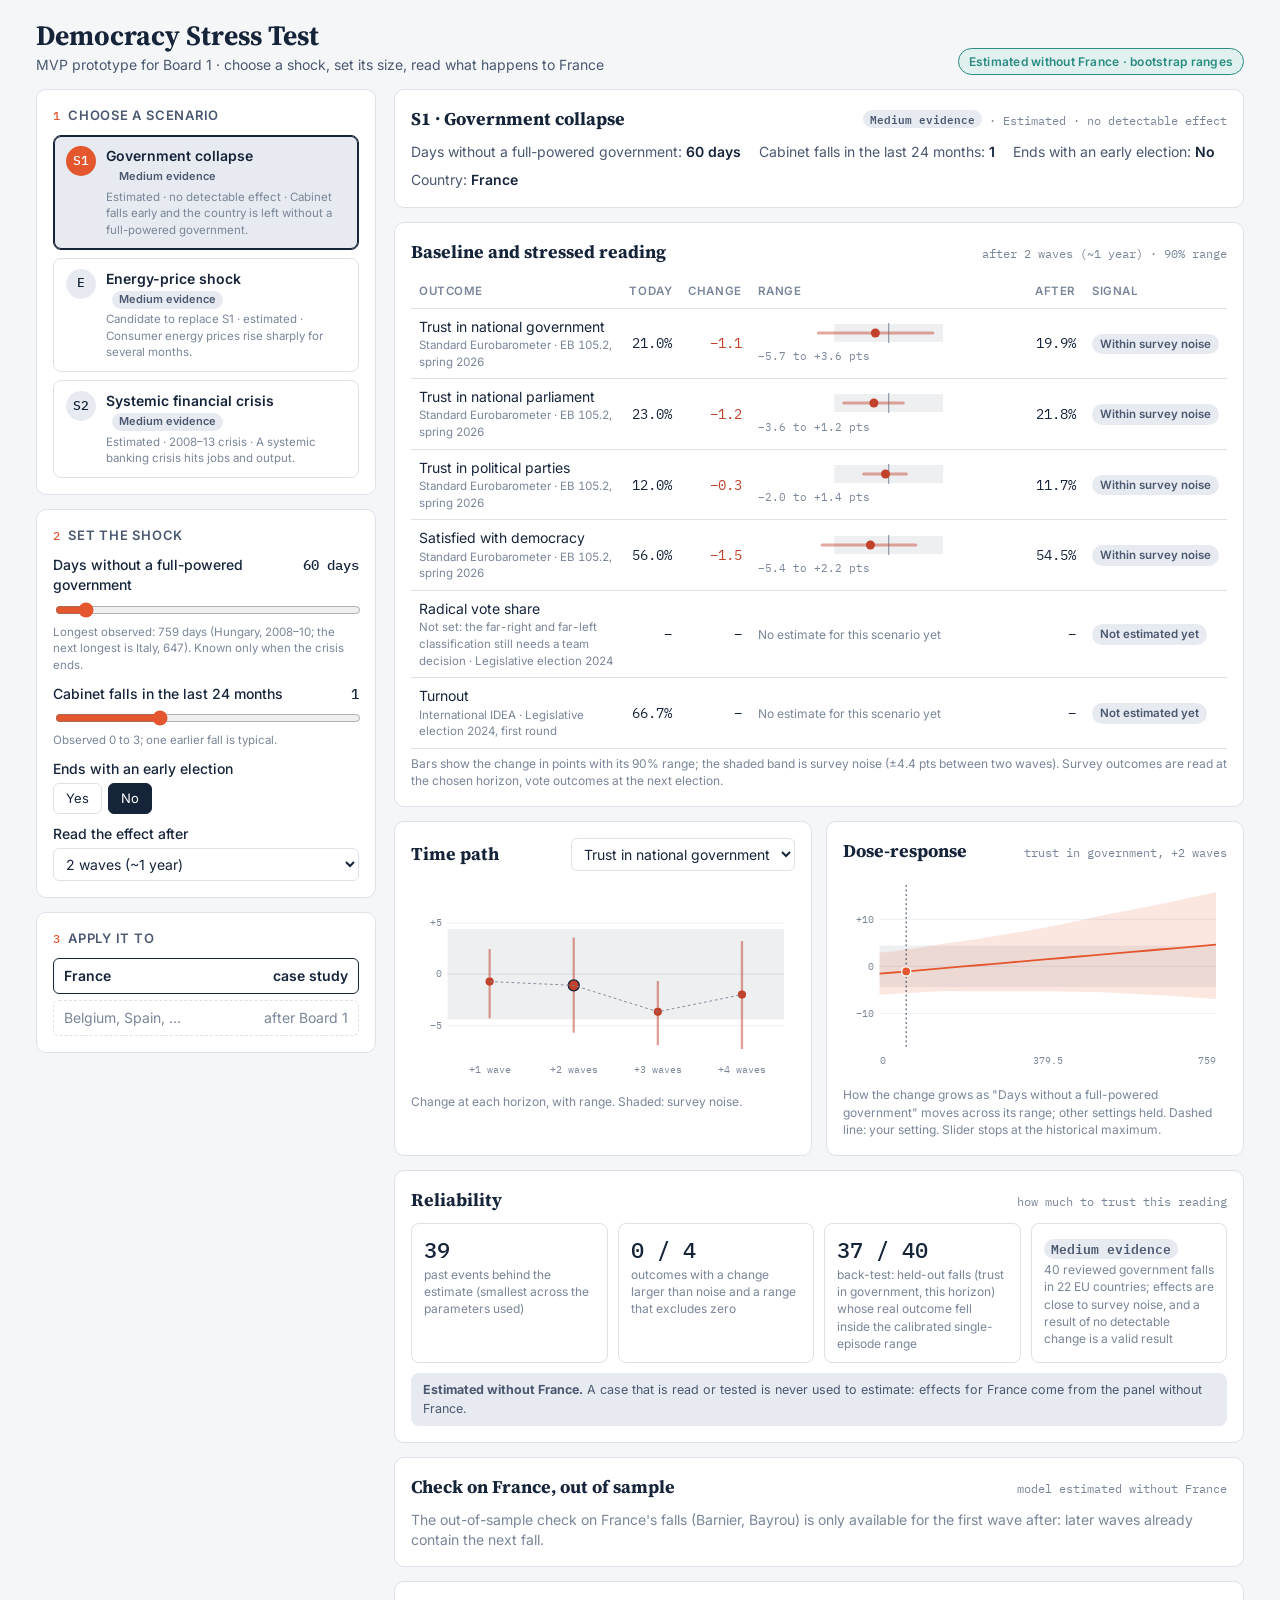
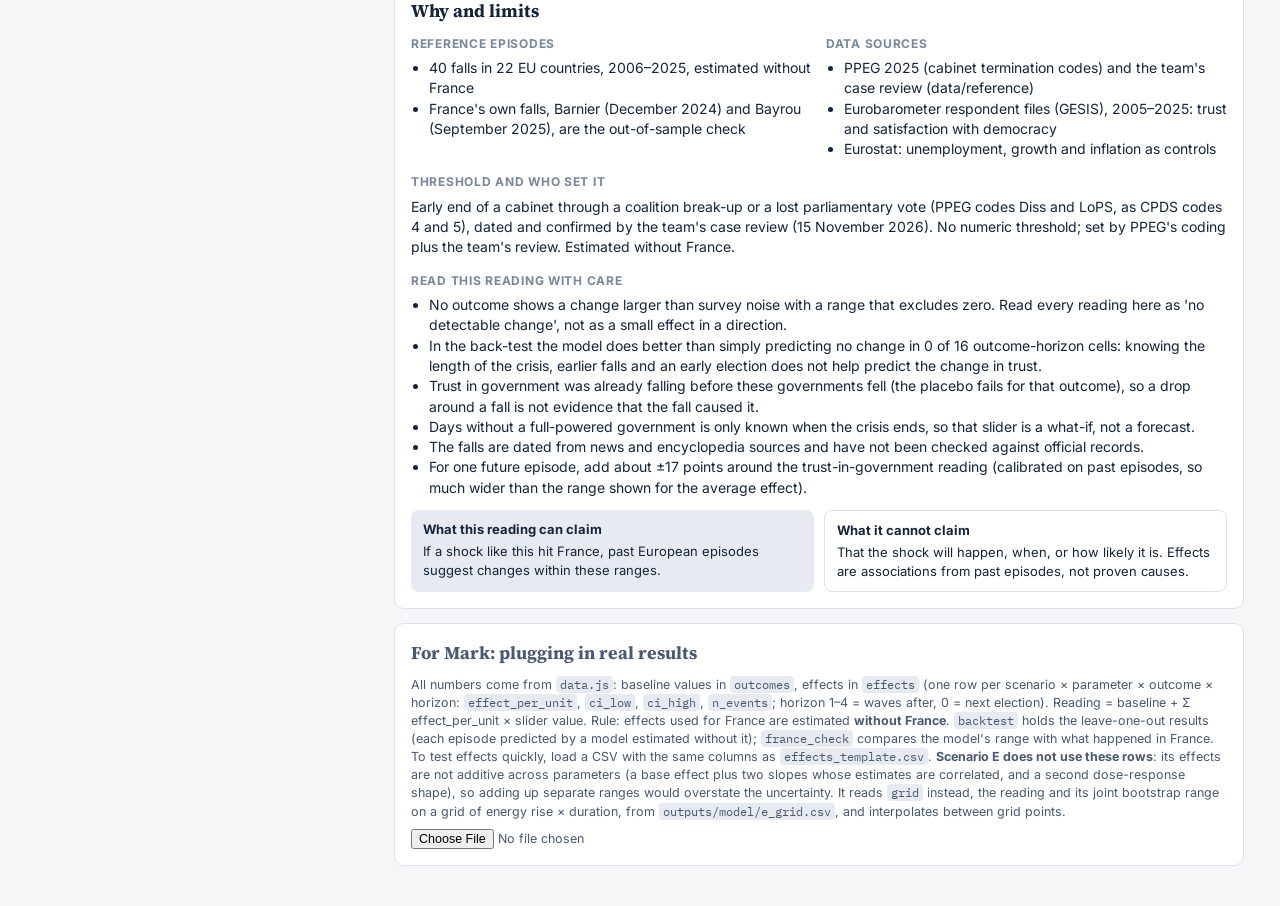
<file: dashboard/index.html>
<!doctype html><html><head><meta charset=utf8><meta name=viewport content="width=device-width,initial-scale=1,viewport-fit=cover"><style>:root{color-scheme:light;box-sizing:border-box;padding-top:env(safe-area-inset-top,0px);padding-bottom:env(safe-area-inset-bottom,0px)}html{scroll-padding-top:env(safe-area-inset-top,0px)}body{margin:0;padding:0;font:14px -apple-system,BlinkMacSystemFont,sans-serif;background:#fff;color:#000}img{max-width:100%}[hidden]:not([hidden=until-found i]){display:none!important}</style></head><body>
<title>Democracy Stress Test MVP</title>
<meta name="claude:viewport-fit-sides" content="cover">
<link rel="preconnect" href="https://fonts.googleapis.com">
<link rel="stylesheet" href="https://fonts.googleapis.com/css2?family=Source+Serif+4:opsz,wght@8..60,600;8..60,700&family=Inter:wght@400;500;600&family=IBM+Plex+Mono:wght@400;500&display=swap">
<style>
/* Layout: control column (scenario → parameters → country) beside a stack of six output blocks; one column on phones */
:root{
  --bg:#f5f6f8; --panel:#ffffff; --ink:#16243a; --ink-2:#4a5870; --muted:#7a8699; --line:#dde2e9;
  --accent:#e4572e; --accent-soft:#fbe7e1; --navy:#16243a; --navy-soft:#e7ebf1;
  --good:#2a8c82; --good-soft:#e1f1ef; --warn:#b07418; --warn-soft:#f8ecd6; --bad:#c2412b;
  --band:rgba(22,36,58,.07);
  --f-display:"Source Serif 4", Cambria, Georgia, serif;
  --f-body:"Inter", "Segoe UI", system-ui, sans-serif;
  --f-data:"IBM Plex Mono", ui-monospace, Menlo, monospace;
}
@media (prefers-color-scheme: dark){:root:not([data-theme="light"]){
  --bg:#0f1622; --panel:#162131; --ink:#e8edf4; --ink-2:#b4bfcf; --muted:#8693a7; --line:#28364a;
  --accent:#f0714a; --accent-soft:#3a2420; --navy:#c9d6ea; --navy-soft:#1f2c40;
  --good:#4fb3a7; --good-soft:#163330; --warn:#e2a64a; --warn-soft:#33281a; --bad:#ef6b55;
  --band:rgba(201,214,234,.08); color-scheme:dark}}
:root[data-theme="dark"]{
  --bg:#0f1622; --panel:#162131; --ink:#e8edf4; --ink-2:#b4bfcf; --muted:#8693a7; --line:#28364a;
  --accent:#f0714a; --accent-soft:#3a2420; --navy:#c9d6ea; --navy-soft:#1f2c40;
  --good:#4fb3a7; --good-soft:#163330; --warn:#e2a64a; --warn-soft:#33281a; --bad:#ef6b55;
  --band:rgba(201,214,234,.08); color-scheme:dark}
*{box-sizing:border-box}
body{background:var(--bg);color:var(--ink);font-family:var(--f-body);font-size:14px;line-height:1.45;margin:0}
.wrap{max-width:1240px;margin:0 auto;padding-block:20px 40px;padding-left:max(16px,env(safe-area-inset-left,0px));padding-right:max(16px,env(safe-area-inset-right,0px))}
header.top{display:flex;flex-wrap:wrap;align-items:flex-end;justify-content:space-between;gap:12px;margin-bottom:14px}
h1{font-family:var(--f-display);font-size:28px;line-height:1.1;margin:0;text-wrap:balance}
.sub{color:var(--ink-2);margin-top:4px}
.ph{display:inline-flex;align-items:center;gap:6px;background:var(--warn-soft);color:var(--warn);border:1px solid var(--warn);padding:4px 10px;border-radius:999px;font-size:12px;font-weight:600;letter-spacing:.02em}
.grid{display:grid;grid-template-columns:340px minmax(0,1fr);gap:18px;align-items:start}
@media (max-width:900px){.grid{grid-template-columns:minmax(0,1fr)}}
.panel{background:var(--panel);border:1px solid var(--line);border-radius:10px;padding:16px}
.controls{display:flex;flex-direction:column;gap:14px;position:sticky;top:calc(env(safe-area-inset-top,0px) + 12px)}
@media (max-width:900px){.controls{position:static}}
.step{display:flex;flex-direction:column;gap:10px}
.step-h{display:flex;align-items:baseline;gap:8px}
.step-n{font-family:var(--f-data);font-size:12px;color:var(--accent);font-weight:500}
.step-t{font-weight:600;font-size:13px;text-transform:uppercase;letter-spacing:.06em;color:var(--ink-2)}
.scen{display:grid;gap:8px}
.scen button{all:unset;cursor:pointer;display:grid;grid-template-columns:auto 1fr;gap:2px 10px;padding:10px 12px;border:1px solid var(--line);border-radius:8px;background:var(--panel)}
.scen button:focus-visible{outline:2px solid var(--accent);outline-offset:2px}
.scen button[aria-pressed="true"]{border-color:var(--ink);box-shadow:inset 0 0 0 1px var(--ink);background:var(--navy-soft)}
.scen .code{grid-row:span 2;font-family:var(--f-data);font-weight:500;font-size:13px;width:30px;height:30px;border-radius:50%;display:grid;place-items:center;background:var(--navy-soft);color:var(--ink)}
.scen button[aria-pressed="true"] .code{background:var(--accent);color:#fff}
.scen .nm{font-weight:600}
.scen .tag{font-size:11.5px;color:var(--muted)}
.ph.ok{background:var(--good-soft);color:var(--good);border-color:var(--good)}
.chip{display:inline-block;font-size:11px;font-weight:600;padding:1px 7px;border-radius:999px;margin-left:6px;vertical-align:1px}
.ev-strong{background:var(--good-soft);color:var(--good)}
.ev-medium{background:var(--navy-soft);color:var(--ink-2)}
.ev-weak{background:var(--warn-soft);color:var(--warn)}
.param{display:flex;flex-direction:column;gap:4px}
.param .row{display:flex;justify-content:space-between;gap:10px;align-items:baseline}
.param label{font-weight:500}
.param output{font-family:var(--f-data);font-weight:500;white-space:nowrap}
.param .note{font-size:11.5px;color:var(--muted)}
input[type=range]{width:100%;accent-color:var(--accent)}
.toggle{display:flex;gap:6px}
.toggle button{all:unset;cursor:pointer;padding:5px 12px;border:1px solid var(--line);border-radius:6px;font-size:13px}
.toggle button[aria-pressed="true"]{background:var(--ink);color:var(--panel);border-color:var(--ink)}
.toggle button:focus-visible{outline:2px solid var(--accent);outline-offset:2px}
select{font:inherit;padding:6px 8px;border:1px solid var(--line);border-radius:6px;background:var(--panel);color:var(--ink);width:100%}
.country{display:flex;flex-direction:column;gap:6px}
.country .c{display:flex;justify-content:space-between;padding:7px 10px;border:1px solid var(--line);border-radius:6px}
.country .c.on{border-color:var(--ink);font-weight:600}
.country .c.off{color:var(--muted);border-style:dashed}
.outs{display:flex;flex-direction:column;gap:14px;min-width:0}
.bh{display:flex;justify-content:space-between;align-items:baseline;gap:10px;flex-wrap:wrap;margin-bottom:10px}
.bh h2{font-family:var(--f-display);font-size:18px;margin:0}
.bh .k{font-family:var(--f-data);font-size:11.5px;color:var(--muted)}
.summary{display:flex;flex-wrap:wrap;gap:8px 18px;color:var(--ink-2)}
.summary b{color:var(--ink);font-weight:600}
table{border-collapse:collapse;width:100%;font-variant-numeric:tabular-nums}
.tbl{overflow-x:auto}
th,td{text-align:left;padding:8px 8px;border-bottom:1px solid var(--line);vertical-align:middle}
th{font-size:11.5px;text-transform:uppercase;letter-spacing:.05em;color:var(--muted);font-weight:600}
td.num{font-family:var(--f-data);text-align:right;white-space:nowrap}
.delta-neg{color:var(--bad)} .delta-pos{color:var(--good)}
.rangecell{min-width:160px;width:34%}
.pill{display:inline-block;font-size:11.5px;font-weight:600;padding:2px 8px;border-radius:999px;white-space:nowrap}
.p-det{background:var(--accent-soft);color:var(--accent)}
.p-noise{background:var(--navy-soft);color:var(--ink-2)}
.two{display:grid;grid-template-columns:minmax(0,1fr) minmax(0,1fr);gap:14px}
@media (max-width:700px){.two{grid-template-columns:minmax(0,1fr)}}
svg text{fill:var(--muted);font-family:var(--f-data);font-size:10.5px}
.legend{font-size:12px;color:var(--muted);margin-top:6px}
.rel{display:grid;grid-template-columns:repeat(3,minmax(0,1fr));gap:10px}
@media (max-width:600px){.rel{grid-template-columns:minmax(0,1fr)}}
.rel .m{border:1px solid var(--line);border-radius:8px;padding:10px 12px}
.rel .v{font-family:var(--f-data);font-size:22px;font-weight:500}
.rel .l{font-size:12px;color:var(--muted)}
.rel{grid-template-columns:repeat(4,minmax(0,1fr))}
@media (max-width:900px){.rel{grid-template-columns:repeat(2,minmax(0,1fr))}}
.rule{margin-top:10px;font-size:12.5px;color:var(--ink-2);padding:8px 12px;border-radius:8px;background:var(--navy-soft)}
.chk{display:grid;grid-template-columns:minmax(0,1.2fr) minmax(0,1fr);gap:14px;align-items:center}
@media (max-width:700px){.chk{grid-template-columns:minmax(0,1fr)}}
.chk .big{font-family:var(--f-data);font-size:13px}
.why{display:grid;grid-template-columns:minmax(0,1fr) minmax(0,1fr);gap:14px}
@media (max-width:700px){.why{grid-template-columns:minmax(0,1fr)}}
.why h3{font-size:12px;text-transform:uppercase;letter-spacing:.06em;color:var(--muted);margin:0 0 6px}
.why ul{margin:0;padding-left:18px}
.claims{display:grid;grid-template-columns:minmax(0,1fr) minmax(0,1fr);gap:10px;margin-top:12px}
@media (max-width:700px){.claims{grid-template-columns:minmax(0,1fr)}}
.claims div{padding:10px 12px;border-radius:8px;font-size:13px}
.can{background:var(--navy-soft)} .cannot{border:1px solid var(--line)}
.claims b{display:block;margin-bottom:3px}
.dev{font-size:12.5px;color:var(--ink-2)}
.dev code{font-family:var(--f-data);font-size:12px;background:var(--navy-soft);padding:1px 4px;border-radius:4px}
.dev .loader{display:flex;flex-wrap:wrap;gap:8px;align-items:center;margin-top:8px}
.file{font:inherit}
@media (prefers-reduced-motion:no-preference){.bar-fill{transition:all .2s ease}}
</style>

<div class="wrap">
  <header class="top">
    <div>
      <h1>Democracy Stress Test</h1>
      <div class="sub">MVP prototype for Board 1 · choose a shock, set its size, read what happens to France</div>
    </div>
    <span class="ph" id="phBadge">Placeholder data · format only, not results</span>
  </header>

  <div class="grid">
    <aside class="controls">
      <section class="panel step" aria-labelledby="s1h">
        <div class="step-h"><span class="step-n">1</span><span class="step-t" id="s1h">Choose a scenario</span></div>
        <div class="scen" id="scenList" role="group" aria-label="Scenarios"></div>
      </section>
      <section class="panel step" aria-labelledby="s2h">
        <div class="step-h"><span class="step-n">2</span><span class="step-t" id="s2h">Set the shock</span></div>
        <div id="params" class="step"></div>
        <div class="param">
          <div class="row"><label for="horizon">Read the effect after</label></div>
          <select id="horizon">
            <option value="1">1 Eurobarometer wave (~6 months)</option>
            <option value="2" selected>2 waves (~1 year)</option>
            <option value="3">3 waves (~18 months)</option>
            <option value="4">4 waves (~2 years)</option>
          </select>
        </div>
        <div class="param" id="shapeBox" hidden>
          <div class="row"><label for="shape">Shape of the dose-response</label></div>
          <select id="shape">
            <option value="both" selected>Range covering both shapes</option>
            <option value="line">Straight line</option>
            <option value="bend">Flattens above a 25% rise</option>
          </select>
          <div class="note">The data cannot yet tell these two apart (see the notebook). The default shows the range that covers both.</div>
        </div>
      </section>
      <section class="panel step" aria-labelledby="s3h">
        <div class="step-h"><span class="step-n">3</span><span class="step-t" id="s3h">Apply it to</span></div>
        <div class="country">
          <div class="c on"><span>France</span><span>case study</span></div>
          <div class="c off"><span>Belgium, Spain, …</span><span>after Board 1</span></div>
        </div>
      </section>
    </aside>

    <main class="outs">
      <section class="panel">
        <div class="bh"><h2 id="scenTitle">Scenario</h2><span class="k" id="scenStatus"></span></div>
        <div class="summary" id="shockSummary"></div>
      </section>

      <section class="panel" aria-labelledby="b2">
        <div class="bh"><h2 id="b2">Baseline and stressed reading</h2><span class="k" id="b2k"></span></div>
        <div class="tbl"><table>
          <thead><tr><th>Outcome</th><th class="num">Today</th><th class="num">Change</th><th class="rangecell">Range</th><th class="num">After</th><th>Signal</th></tr></thead>
          <tbody id="readTable"></tbody>
        </table></div>
        <div class="legend">Bars show the change in points with its <span id="ciLvl">90%</span> range; the shaded band is survey noise (±<span id="noiseTxt">4.4</span> pts between two waves). Survey outcomes are read at the chosen horizon, vote outcomes at the next election.</div>
      </section>

      <div class="two">
        <section class="panel" aria-labelledby="b3">
          <div class="bh"><h2 id="b3">Time path</h2><select id="outPath" aria-label="Outcome for time path" style="width:auto"></select></div>
          <div id="pathChart"></div>
          <div class="legend">Change at each horizon, with range. Shaded: survey noise.</div>
        </section>
        <section class="panel" aria-labelledby="b4">
          <div class="bh"><h2 id="b4">Dose-response</h2><span class="k" id="doseK"></span></div>
          <div id="doseChart"></div>
          <div class="legend" id="doseLegend"></div>
        </section>
      </div>

      <section class="panel" aria-labelledby="b5">
        <div class="bh"><h2 id="b5">Reliability</h2><span class="k">how much to trust this reading</span></div>
        <div class="rel" id="relBox"></div>
        <div class="rule" id="ruleTxt"></div>
      </section>

      <section class="panel" aria-labelledby="b5b">
        <div class="bh"><h2 id="b5b">Check on France, out of sample</h2><span class="k">model estimated without France</span></div>
        <div id="frCheck"></div>
      </section>

      <section class="panel" aria-labelledby="b6">
        <div class="bh"><h2 id="b6">Why and limits</h2></div>
        <div class="why">
          <div><h3>Reference episodes</h3><ul id="epList"></ul></div>
          <div><h3>Data sources</h3><ul id="srcList"></ul></div>
          <div style="grid-column:1/-1"><h3>Threshold and who set it</h3><div id="thrTxt"></div></div>
          <div style="grid-column:1/-1" id="cautBox" hidden><h3>Read this reading with care</h3><ul id="cautList"></ul></div>
        </div>
        <div class="claims">
          <div class="can"><b>What this reading can claim</b>If a shock like this hit France, past European episodes suggest changes within these ranges.</div>
          <div class="cannot"><b>What it cannot claim</b>That the shock will happen, when, or how likely it is. Effects are associations from past episodes, not proven causes.</div>
        </div>
      </section>

      <section class="panel dev" aria-labelledby="b7">
        <div class="bh"><h2 id="b7">For Mark: plugging in real results</h2></div>
        <div>All numbers come from <code>data.js</code>: baseline values in <code>outcomes</code>, effects in <code>effects</code> (one row per scenario × parameter × outcome × horizon: <code>effect_per_unit</code>, <code>ci_low</code>, <code>ci_high</code>, <code>n_events</code>; horizon 1–4 = waves after, 0 = next election). Reading = baseline + Σ effect_per_unit × slider value. Rule: effects used for France are estimated <b>without France</b>. <code>backtest</code> holds the leave-one-out results (each episode predicted by a model estimated without it); <code>france_check</code> compares the model's range with what happened in France. To test effects quickly, load a CSV with the same columns as <code>effects_template.csv</code>. <b>Scenario E does not use these rows</b>: its effects are not additive across parameters (a base effect plus two slopes whose estimates are correlated, and a second dose-response shape), so adding up separate ranges would overstate the uncertainty. It reads <code>grid</code> instead, the reading and its joint bootstrap range on a grid of energy rise × duration, from <code>outputs/model/e_grid.csv</code>, and interpolates between grid points.</div>
        <div class="loader"><input class="file" type="file" id="csvIn" accept=".csv,text/csv" aria-label="Load effects CSV"><span id="csvMsg"></span></div>
      </section>
    </main>
  </div>
</div>

<script src="data.js"></script>
<script>
(function(){
const D = window.MVP_DATA;
if(!D){document.querySelector('.outs').innerHTML='<div class="panel">data.js is missing: keep it in the same folder as this page.</div>';return;}
const NOISE = D.meta.survey_noise_pp;
document.getElementById('noiseTxt').textContent = NOISE;
document.getElementById('ciLvl').textContent = D.meta.ci_level;

let effects = D.effects.slice();
const state = {scen: D.scenarios[0].id, vals:{}, horizon:2, pathOut:'trust_gov', shape:'both'};
D.scenarios.forEach(s=>{state.vals[s.id]={}; s.params.forEach(p=>state.vals[s.id][p.id]=p.default);});
const EVL = {strong:'Strong evidence', medium:'Medium evidence', weak:'Low evidence'};
const fmt = (x,d=1)=> (x>0?'+':x<0?'−':'')+Math.abs(x).toFixed(d);
const esc = s=>String(s).replace(/[&<>"]/g,c=>({'&':'&amp;','<':'&lt;','>':'&gt;','"':'&quot;'}[c]));
const scen = ()=>D.scenarios.find(s=>s.id===state.scen);

// scenario buttons
const list = document.getElementById('scenList');
D.scenarios.forEach(s=>{
  const b=document.createElement('button'); b.type='button'; b.id='scen-'+s.id;
  b.innerHTML=`<span class="code">${esc(s.id)}</span><span class="nm">${esc(s.name)}<span class="chip ev-${s.evidence}">${EVL[s.evidence]}</span></span><span class="tag">${esc(s.status)} · ${esc(s.short)}</span>`;
  b.addEventListener('click',()=>{state.scen=s.id; renderParams(); renderHorizons(); render();});
  list.appendChild(b);
});
// outcome selector for path
const ps=document.getElementById('outPath');
D.outcomes.filter(o=>o.kind==='survey').forEach(o=>{const op=document.createElement('option');op.value=o.id;op.textContent=o.label;ps.appendChild(op);});
ps.addEventListener('change',e=>{state.pathOut=e.target.value; render();});
document.getElementById('horizon').addEventListener('change',e=>{state.horizon=+e.target.value; render();});
document.getElementById('shape').addEventListener('change',e=>{state.shape=e.target.value; render();});

// Horizons: waves after the shock (default), or per-scenario labelled horizons (S2: years after the crisis broke)
const DEFAULT_H=[{value:1,label:'1 Eurobarometer wave (~6 months)',short:'+1 wave'},{value:2,label:'2 waves (~1 year)',short:'+2 waves'},{value:3,label:'3 waves (~18 months)',short:'+3 waves'},{value:4,label:'4 waves (~2 years)',short:'+4 waves'}];
const horizons=()=> (scen().horizons||DEFAULT_H);
const hShort=h=>{const x=horizons().find(z=>z.value===h); return x?x.short:`+${h} wave${h>1?'s':''}`;};
const hAfter=h=>{const x=horizons().find(z=>z.value===h); return x?(x.after||x.label):`${h} wave${h>1?'s':''}`;};
function renderHorizons(){
  const s=scen(), sel=document.getElementById('horizon'), hs=horizons();
  if(!hs.some(x=>x.value===state.horizon)) state.horizon=s.default_horizon||(s.horizons?s.horizons[0].value:2);
  sel.innerHTML=hs.map(x=>`<option value="${x.value}"${x.value===state.horizon?' selected':''}>${esc(x.label)}</option>`).join('');
}
function unitTxt(p,v){ if(p.type==='toggle') return v? 'Yes':'No'; return `${v}${p.unit?' '+p.unit:''}`; }
function renderParams(){
  const s=scen(), box=document.getElementById('params'); box.innerHTML='';
  s.params.forEach(p=>{
    const v=state.vals[s.id][p.id], id='p-'+s.id+'-'+p.id;
    const d=document.createElement('div'); d.className='param';
    if(p.type==='toggle'){
      d.innerHTML=`<div class="row"><label id="${id}-l">${esc(p.label)}</label></div><div class="toggle" role="group" aria-labelledby="${id}-l"><button type="button" data-v="1" aria-pressed="${v==1}">Yes</button><button type="button" data-v="0" aria-pressed="${v==0}">No</button></div>`;
      d.querySelectorAll('button').forEach(b=>b.addEventListener('click',()=>{state.vals[s.id][p.id]=+b.dataset.v; d.querySelectorAll('button').forEach(x=>x.setAttribute('aria-pressed',x===b)); render();}));
    } else {
      d.innerHTML=`<div class="row"><label for="${id}">${esc(p.label)}</label><output id="${id}-o">${esc(unitTxt(p,v))}</output></div><input type="range" id="${id}" min="${p.min}" max="${p.max}" step="${p.step}" value="${v}">${p.note?`<div class="note">${esc(p.note)}</div>`:''}`;
      d.querySelector('input').addEventListener('input',e=>{state.vals[s.id][p.id]=+e.target.value; d.querySelector('output').textContent=unitTxt(p,+e.target.value); render();});
    }
    box.appendChild(d);
  });
}

function rowsFor(sid,pid,oid,h){ return effects.find(r=>r.scenario===sid&&r.param===pid&&r.outcome===oid&&+r.horizon===h); }
// Scenarios with a precomputed grid (E): the reading, with its joint bootstrap range, is looked up and interpolated
function bracket(a,v){ const x=Math.min(Math.max(v,a[0]),a[a.length-1]); let i=0; while(i<a.length-2&&x>a[i+1]) i++; const f=(a[i+1]-a[i])? (x-a[i])/(a[i+1]-a[i]) : 0; return [i,i+1,Math.min(1,Math.max(0,f))]; }
function gridCompute(s,oid,h,vals){
  // Multilinear interpolation over the slider axes of the precomputed grid (any number of sliders; toggles are 0/1 axes)
  const G=D.grid[s.id], g=G.cells[oid+'|'+h];
  if(!g) return {c:0,lo:0,hi:0,n:0,used:0,na:true};
  const N=G.params.length, br=G.params.map((pid,d)=>bracket(G.axes[d],+vals[pid])), strides=[]; let st=1;
  for(let d=N-1;d>=0;d--){strides[d]=st; st*=G.axes[d].length;}
  const interp=arr=>{let tot=0; for(let m=0;m<(1<<N);m++){let w=1,idx=0; for(let d=0;d<N;d++){const up=(m>>d)&1; w*=up?br[d][2]:1-br[d][2]; idx+=(up?br[d][1]:br[d][0])*strides[d];} if(w) tot+=w*arr[idx];} return tot;};
  const L=[interp(g.line),interp(g.line_low),interp(g.line_high)];
  if(!G.shapes) return {c:L[0],lo:L[1],hi:L[2],n:g.n,used:1};
  const B=[interp(g.bend),interp(g.bend_low),interp(g.bend_high)];
  let c,lo,hi;
  if(state.shape==='line'){[c,lo,hi]=L;} else if(state.shape==='bend'){[c,lo,hi]=B;}
  else {c=(L[0]+B[0])/2; lo=Math.min(L[1],B[1]); hi=Math.max(L[2],B[2]);}
  return {c,lo,hi,n:g.n,used:1};
}
function compute(oid,h,vals){
  const s=scen();
  if(s.grid) return gridCompute(s,oid,h,vals||state.vals[s.id]);
  let c=0,lo=0,hi=0,n=Infinity,used=0;
  s.params.forEach(p=>{const v=(vals||state.vals[s.id])[p.id]; if(!v) return; const r=rowsFor(s.id,p.id,oid,h); if(!r) return;
    c+=r.effect_per_unit*v; lo+=r.ci_low*v; hi+=r.ci_high*v; n=Math.min(n,+r.n_events); used++;});
  return {c,lo:Math.min(lo,hi),hi:Math.max(lo,hi),n:used?n:0,used};
}
function signal(o,res){
  if(res.na) return {cls:'p-noise',txt:'Not estimated yet'};
  if(!res.used) return {cls:'p-noise',txt:'No shock set'};
  const excl0 = res.lo>0||res.hi<0;
  if(o.kind==='survey') return (excl0 && Math.abs(res.c)>NOISE)?{cls:'p-det',txt:'Detectable change'}:{cls:'p-noise',txt:'Within survey noise'};
  return excl0?{cls:'p-det',txt:'Detectable change'}:{cls:'p-noise',txt:'Not distinguishable from zero'};
}

function rangeBar(res,kind,scaleMax){
  const W=200,H=22,m=6, sx=x=>m+(x+scaleMax)/(2*scaleMax)*(W-2*m);
  const noise = kind==='survey'?`<rect x="${sx(-NOISE)}" y="2" width="${sx(NOISE)-sx(-NOISE)}" height="${H-4}" fill="var(--band)"/>`:'';
  const col = res.c<0?'var(--bad)':'var(--good)';
  return `<svg viewBox="0 0 ${W} ${H}" width="100%" height="${H}" role="img" aria-label="Range ${fmt(res.lo)} to ${fmt(res.hi)} points">${noise}
   <line x1="${sx(0)}" x2="${sx(0)}" y1="1" y2="${H-1}" stroke="var(--muted)" stroke-width="1"/>
   <line x1="${sx(res.lo)}" x2="${sx(res.hi)}" y1="${H/2}" y2="${H/2}" stroke="${col}" stroke-width="3" stroke-linecap="round" opacity=".45"/>
   <circle cx="${sx(res.c)}" cy="${H/2}" r="4.5" fill="${col}"/></svg>`;
}

function render(){
  const s=scen();
  D.scenarios.forEach(x=>document.getElementById('scen-'+x.id).setAttribute('aria-pressed',x.id===s.id));
  document.getElementById('scenTitle').textContent=`${s.id} · ${s.name}`;
  document.getElementById('scenStatus').innerHTML=`<span class="chip ev-${s.evidence}" style="margin:0">${EVL[s.evidence]}</span> · ${esc(s.status)}`;
  document.getElementById('shockSummary').innerHTML = s.params.map(p=>`<span>${esc(p.label)}: <b>${esc(unitTxt(p,state.vals[s.id][p.id]))}</b></span>`).join('') + `<span>Country: <b>France</b>${s.country_note?' ('+esc(s.country_note)+')':''}</span>`
  + (s.live_note?`<span style="flex-basis:100%;color:var(--warn)">${esc(s.live_note)}</span>`:'');
  document.getElementById('b2k').textContent=`${s.horizons?'':'after '}${hAfter(state.horizon)} · ${D.meta.ci_level} range`;
  const bd=document.getElementById('phBadge'), ph=s.placeholder!==false;
  bd.textContent = ph ? 'Placeholder data · format only, not results' : 'Estimated without France · bootstrap ranges';
  bd.className = ph ? 'ph' : 'ph ok';
  document.getElementById('shapeBox').hidden = !(s.grid && D.grid[s.id].shapes);

  // table
  const res = D.outcomes.map(o=>({o,r:compute(o.id,o.kind==='survey'?state.horizon:0)}));
  const smax = Math.max(NOISE*1.6, ...res.map(x=>Math.max(Math.abs(x.r.lo),Math.abs(x.r.hi))))*1.08;
  document.getElementById('readTable').innerHTML = res.map(({o,r})=>{
    const sg=signal(o,r), bl=(o.baseline==null);
    const after=bl?null:Math.max(0,Math.min(100,o.baseline+r.c));
    if(r.na) return `<tr><td><div>${esc(o.label)}</div><div style="font-size:11.5px;color:var(--muted)">${esc(o.source)} · ${esc(o.date)}</div></td>
      <td class="num">${bl?'–':o.baseline.toFixed(1)+'%'}</td><td class="num">–</td>
      <td class="rangecell"><div style="color:var(--muted);font-size:12px">No estimate for this scenario yet</div></td><td class="num">–</td>
      <td><span class="pill ${sg.cls}">${sg.txt}</span></td></tr>`;
    return `<tr><td><div>${esc(o.label)}</div><div style="font-size:11.5px;color:var(--muted)">${esc(o.source)} · ${esc(o.date)}</div></td>
      <td class="num">${bl?'–':o.baseline.toFixed(1)+'%'}</td>
      <td class="num ${r.c<0?'delta-neg':r.c>0?'delta-pos':''}">${fmt(r.c)}</td>
      <td class="rangecell">${rangeBar(r,o.kind,smax)}<div style="font-family:var(--f-data);font-size:11px;color:var(--muted)">${fmt(r.lo)} to ${fmt(r.hi)} pts</div></td>
      <td class="num">${after==null?'–':after.toFixed(1)+'%'}</td>
      <td><span class="pill ${sg.cls}">${sg.txt}</span></td></tr>`;}).join('');

  drawPath(); drawDose();

  // reliability
  const main = compute('trust_gov',state.horizon);
  const det = res.filter(x=>signal(x.o,x.r).cls==='p-det').length;
  const bt=(D.backtest||[]).filter(b=>b.scenario===s.id && (!s.grid || (b.outcome==='trust_gov' && +b.horizon===state.horizon)));
  const inside=bt.filter(b=>b.actual>=b.pred_low&&b.actual<=b.pred_high).length;
  document.getElementById('relBox').innerHTML = `
    <div class="m"><div class="v">${main.n===Infinity||!main.used?'–':main.n}</div><div class="l">past events behind the estimate (smallest across the parameters used)</div></div>
    <div class="m"><div class="v">${det} / ${res.filter(x=>!x.r.na).length}</div><div class="l">outcomes with a change larger than noise and a range that excludes zero</div></div>
    <div class="m"><div class="v">${bt.length?inside+' / '+bt.length:'–'}</div><div class="l">${s.backtest_note?esc(s.backtest_note):'back-test: held-out episodes whose real outcome fell inside the '+D.meta.ci_level+' range'}</div></div>
    <div class="m"><div class="v" style="font-size:16px;padding-top:4px"><span class="chip ev-${s.evidence}" style="margin:0;font-size:13px">${EVL[s.evidence]}</span></div><div class="l">${s.evidence_note?esc(s.evidence_note):(s.evidence==='medium'?'Many events, small effects close to noise':'Shock measured by official statistics')}</div></div>`;
  document.getElementById('ruleTxt').innerHTML = `<b>Estimated without ${esc(D.meta.estimated_without)}.</b> ${esc(D.meta.rule)}`;
  const fc=(D.france_check||[]).filter(c=>c.scenario===s.id && (!s.grid || (c.outcome==='trust_gov' && +c.horizon===state.horizon)));
  document.getElementById('frCheck').innerHTML = fc.length? fc.map(c=>{
    const ok=c.actual>=c.pred_low&&c.actual<=c.pred_high;
    const r={c:(c.pred_low+c.pred_high)/2,lo:c.pred_low,hi:c.pred_high};
    const m=Math.max(NOISE*1.6,Math.abs(c.pred_low),Math.abs(c.pred_high),Math.abs(c.actual))*1.1;
    const W=320,H=34,sx=x=>8+(x+m)/(2*m)*(W-16);
    return `<div class="chk"><div><div style="font-weight:600">${esc(c.episode)}</div><div class="big">Predicted ${fmt(c.pred_low)} to ${fmt(c.pred_high)} pts · happened ${fmt(c.actual)} pts</div><div style="margin-top:6px"><span class="pill ${ok?'p-det':'p-noise'}">${ok?'Inside the predicted range':'Outside the predicted range'}</span></div></div>
      <svg viewBox="0 0 ${W} ${H}" width="100%" role="img" aria-label="Predicted range and actual value"><line x1="${sx(0)}" x2="${sx(0)}" y1="2" y2="${H-2}" stroke="var(--muted)"/><rect x="${sx(c.pred_low)}" y="${H/2-6}" width="${sx(c.pred_high)-sx(c.pred_low)}" height="12" rx="6" fill="var(--accent)" opacity=".25"/><circle cx="${sx(c.actual)}" cy="${H/2}" r="6" fill="var(--ink)"/></svg></div>`;}).join('<div style="height:10px"></div>')
    : `<div style="color:var(--muted)">${s.fc_note?esc(s.fc_note):'No French episode for this scenario: the check is not available.'}</div>`;
  document.getElementById('epList').innerHTML = s.episodes.map(e=>`<li>${esc(e)}</li>`).join('');
  document.getElementById('srcList').innerHTML = s.sources.map(e=>`<li>${esc(e)}</li>`).join('');
  document.getElementById('thrTxt').textContent = s.threshold||'';
  const cl=(s.cautions||[]).slice(), q=s.single_q&&s.single_q['trust_gov|'+state.horizon];
  if(q!=null) cl.push(`For one future episode, add about ±${q.toFixed(0)} points around the trust-in-government reading (calibrated on past episodes, so much wider than the range shown for the average effect).`);
  document.getElementById('cautBox').hidden=!cl.length;
  document.getElementById('cautList').innerHTML=cl.map(x=>`<li>${esc(x)}</li>`).join('');
}

function axisY(y0,y1,H,pad){ return v=> pad.t+(1-(v-y0)/(y1-y0))*(H-pad.t-pad.b); }
function niceTicks(a,b){ const span=b-a, step=Math.pow(10,Math.floor(Math.log10(span/4))); const m=[1,2,5,10].find(k=>span/(k*step)<=6)*step; const out=[]; for(let v=Math.ceil(a/m)*m; v<=b+1e-9; v+=m) out.push(+v.toFixed(6)); return out; }

function drawPath(){
  const o=D.outcomes.find(x=>x.id===state.pathOut);
  const hs=horizons().map(z=>z.value), pts=hs.map(h=>({h,...compute(o.id,h)}));
  const W=420,H=220,pad={l:40,r:12,t:12,b:28};
  const ext=Math.max(NOISE*1.4,...pts.map(p=>Math.max(Math.abs(p.lo),Math.abs(p.hi))))*1.1;
  const y=axisY(-ext,ext,H,pad), x=h=>pad.l+(hs.indexOf(h)+0.5)/hs.length*(W-pad.l-pad.r);
  let g=`<rect x="${pad.l}" y="${y(NOISE)}" width="${W-pad.l-pad.r}" height="${y(-NOISE)-y(NOISE)}" fill="var(--band)"/>`;
  niceTicks(-ext,ext).forEach(t=>{g+=`<line x1="${pad.l}" x2="${W-pad.r}" y1="${y(t)}" y2="${y(t)}" stroke="var(--line)" stroke-width="${t===0?1.4:.6}"/><text x="${pad.l-6}" y="${y(t)+3.5}" text-anchor="end">${fmt(t,0)}</text>`;});
  pts.forEach(p=>{ const col=p.c<0?'var(--bad)':'var(--good)', sel=p.h===state.horizon;
    g+=`<line x1="${x(p.h)}" x2="${x(p.h)}" y1="${y(p.hi)}" y2="${y(p.lo)}" stroke="${col}" stroke-width="2.5" opacity=".5"/>
        <circle cx="${x(p.h)}" cy="${y(p.c)}" r="${sel?6:4.5}" fill="${col}" ${sel?'stroke="var(--ink)" stroke-width="1.5"':''}/>
        <text x="${x(p.h)}" y="${H-10}" text-anchor="middle">${hShort(p.h)}</text>`;});
  g+=`<polyline points="${pts.map(p=>x(p.h)+','+y(p.c)).join(' ')}" fill="none" stroke="var(--muted)" stroke-dasharray="3 3"/>`;
  document.getElementById('pathChart').innerHTML=`<svg viewBox="0 0 ${W} ${H}" width="100%" role="img" aria-label="Time path of ${esc(o.label)}">${g}</svg>`;
}

function drawDose(){
  const s=scen(); const p=s.params.find(q=>q.type!=='toggle')||s.params[0]; const o='trust_gov';
  document.getElementById('doseK').textContent=`trust in government, ${hShort(state.horizon)}`;
  const n=24, xs=[...Array(n+1)].map((_,i)=>p.min+(p.max-p.min)*i/n);
  const pts=xs.map(v=>{const vals={...state.vals[s.id],[p.id]:v}; return {v,...compute(o,state.horizon,vals)};});
  const W=420,H=220,pad={l:40,r:12,t:12,b:30};
  const ext=Math.max(NOISE*1.4,...pts.map(q=>Math.max(Math.abs(q.lo),Math.abs(q.hi))))*1.1;
  const y=axisY(-ext,ext,H,pad), x=v=>pad.l+(v-p.min)/((p.max-p.min)||1)*(W-pad.l-pad.r);
  let g=`<rect x="${pad.l}" y="${y(NOISE)}" width="${W-pad.l-pad.r}" height="${y(-NOISE)-y(NOISE)}" fill="var(--band)"/>`;
  niceTicks(-ext,ext).forEach(t=>{g+=`<line x1="${pad.l}" x2="${W-pad.r}" y1="${y(t)}" y2="${y(t)}" stroke="var(--line)" stroke-width="${t===0?1.4:.6}"/><text x="${pad.l-6}" y="${y(t)+3.5}" text-anchor="end">${fmt(t,0)}</text>`;});
  g+=`<path d="M${pts.map(q=>x(q.v)+','+y(q.hi)).join(' L')} L${pts.slice().reverse().map(q=>x(q.v)+','+y(q.lo)).join(' L')} Z" fill="var(--accent)" opacity=".15"/>`;
  g+=`<polyline points="${pts.map(q=>x(q.v)+','+y(q.c)).join(' ')}" fill="none" stroke="var(--accent)" stroke-width="2"/>`;
  const cur=state.vals[s.id][p.id], cr=compute(o,state.horizon);
  g+=`<line x1="${x(cur)}" x2="${x(cur)}" y1="${pad.t}" y2="${H-pad.b}" stroke="var(--ink)" stroke-dasharray="2 3"/><circle cx="${x(cur)}" cy="${y(cr.c)}" r="5" fill="var(--accent)" stroke="var(--panel)" stroke-width="1.5"/>`;
  [p.min,(p.min+p.max)/2,p.max].forEach(v=>{g+=`<text x="${x(v)}" y="${H-12}" text-anchor="${v===p.min?'start':v===p.max?'end':'middle'}">${+v.toFixed(1)}${p.unit&&p.unit.length<4?' '+p.unit:''}</text>`;});
  document.getElementById('doseChart').innerHTML=`<svg viewBox="0 0 ${W} ${H}" width="100%" role="img" aria-label="Dose response">${g}</svg>`;
  document.getElementById('doseLegend').textContent=`How the change grows as "${p.label}" moves across its range; other settings held. Dashed line: your setting. Slider stops at the historical maximum.`;
}

// CSV loader for Mark
document.getElementById('csvIn').addEventListener('change',e=>{
  const f=e.target.files[0], msg=document.getElementById('csvMsg'); if(!f) return;
  const rd=new FileReader(); rd.onload=()=>{
    try{
      const lines=rd.result.trim().split(/\r?\n/); const hd=lines[0].split(',').map(x=>x.trim());
      const need=['scenario','param','outcome','horizon','effect_per_unit','ci_low','ci_high','n_events'];
      const miss=need.filter(k=>!hd.includes(k)); if(miss.length) throw new Error('Missing columns: '+miss.join(', '));
      const rows=lines.slice(1).filter(Boolean).map(l=>{const c=l.split(','); const o={}; hd.forEach((h,i)=>o[h]=c[i]); ['horizon','effect_per_unit','ci_low','ci_high','n_events'].forEach(k=>o[k]=+o[k]); return o;});
      effects=rows; msg.textContent=`Loaded ${rows.length} rows from ${f.name}`; render();
    }catch(err){ msg.textContent='Could not read the file. '+err.message; }
  }; rd.readAsText(f);
});

renderParams(); renderHorizons(); render();
})();
</script>

</body></html>
</file>
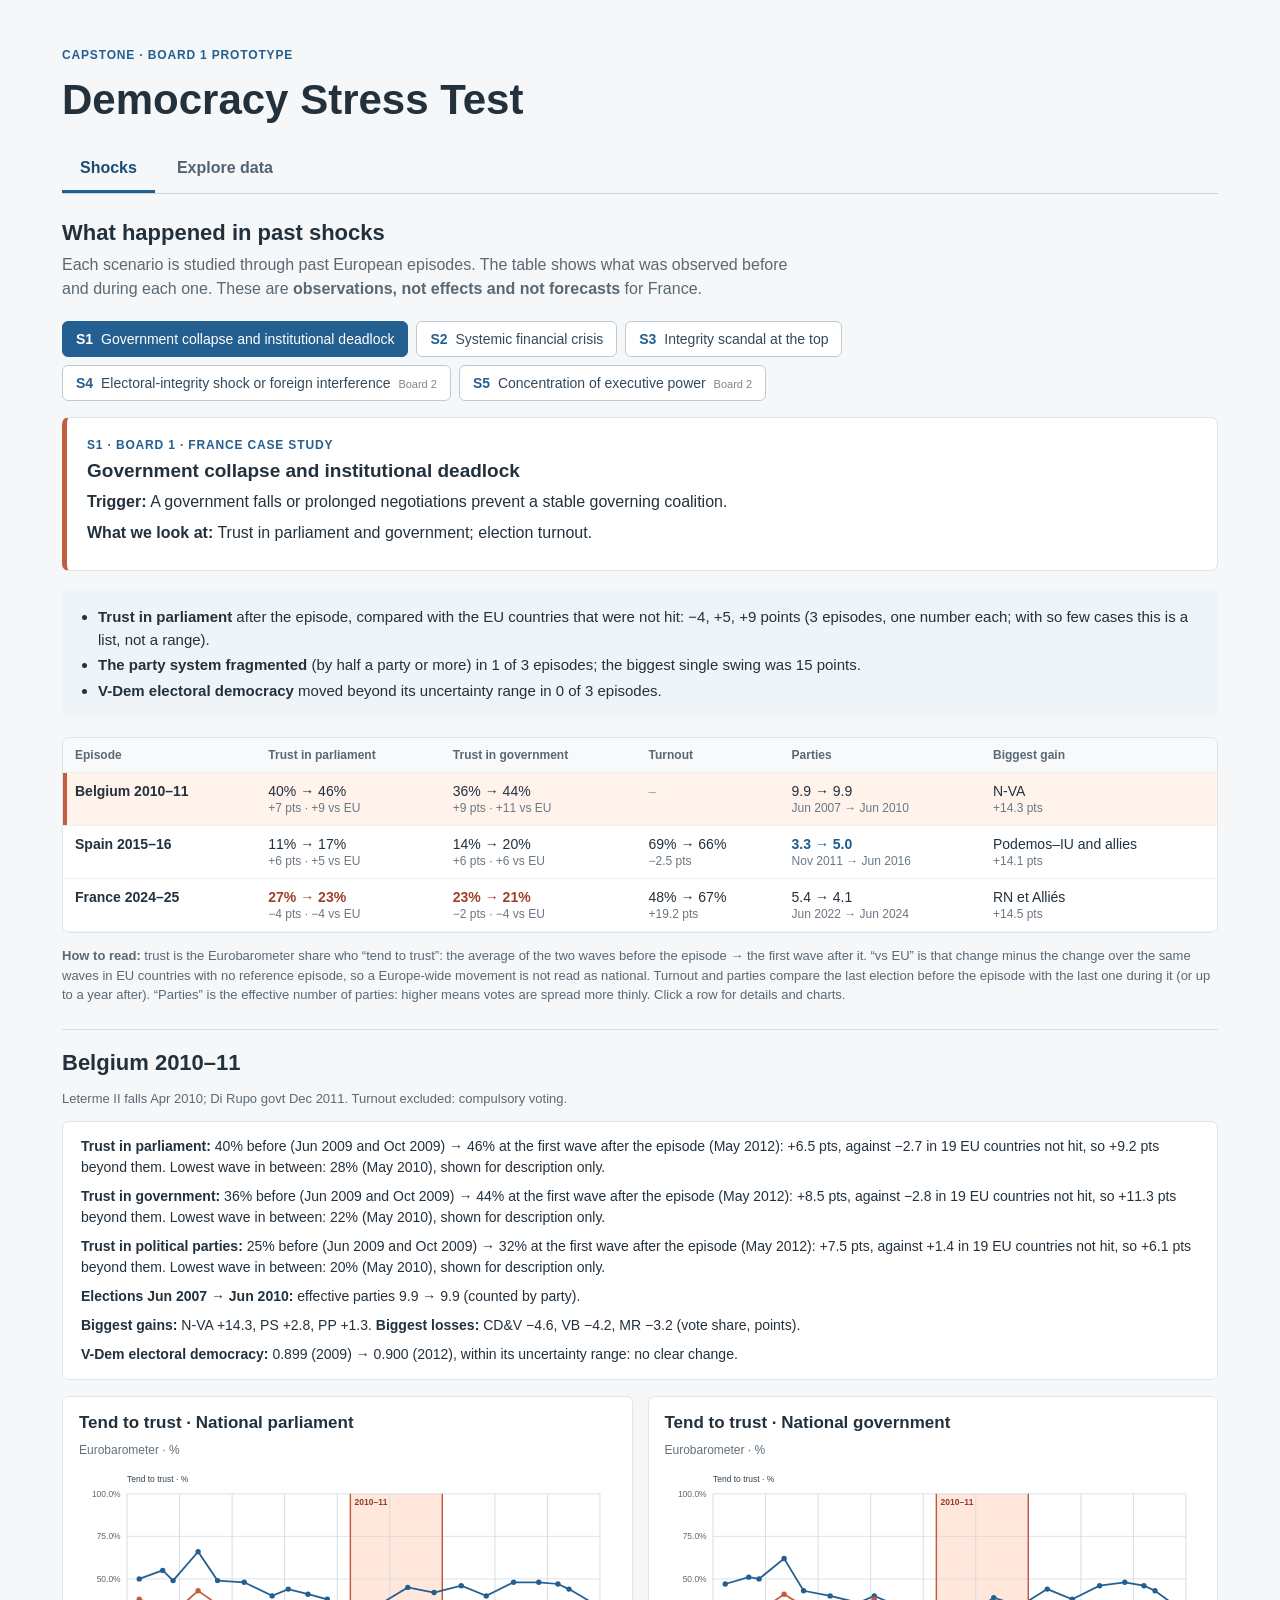
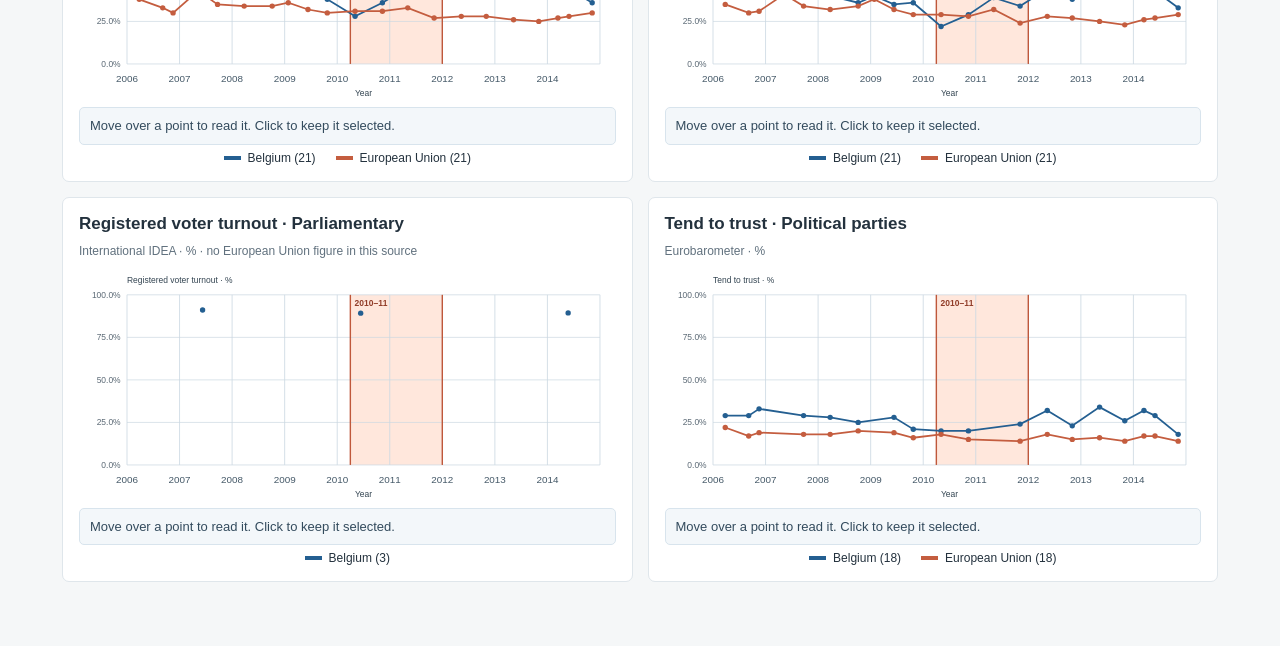
<file: website/index.html>
<!doctype html>
<html lang="en">
<head>
  <meta charset="utf-8">
  <meta name="viewport" content="width=device-width, initial-scale=1">
  <title>Democracy Stress Test · Prototype</title>
  <link rel="stylesheet" href="styles.css?v=site4">
</head>
<body>
  <main>
    <header>
      <p class="eyebrow">Capstone · Board 1 prototype</p>
      <h1>Democracy Stress Test</h1>
     
    </header>

    <nav class="tabs" aria-label="Dashboard views">
      <button id="scenario-tab" class="active" type="button" aria-controls="scenario-view" aria-current="page">Shocks</button>
      <button id="explore-tab" type="button" aria-controls="explore-view">Explore data</button>
    </nav>

    <p id="status" role="status">Loading the data…</p>

    <section id="scenario-view" hidden>
      <div class="intro">
        <h2>What happened in past shocks</h2>
        <p>Each scenario is studied through past European episodes. The table shows what was observed before and during each one. These are <strong>observations, not effects and not forecasts</strong> for France.</p>
      </div>
      <div id="scenario-buttons" class="scenario-buttons" aria-label="Scenario"></div>
      <article class="scenario-info">
        <p id="scenario-code" class="eyebrow"></p>
        <h3 id="scenario-title"></h3>
        <p><strong>Trigger:</strong> <span id="scenario-trigger"></span></p>
        <p><strong>What we look at:</strong> <span id="scenario-focus"></span></p>
        <p id="scenario-planned" class="planned"></p>
      </article>
      <div id="scenario-body">
        <ul id="scenario-summary" class="summary"></ul>
        <div class="table-wrap"><table id="shock-table" class="shock-table"></table></div>
        <p class="small"><strong>How to read:</strong> trust is the Eurobarometer share who “tend to trust”: the average of the two waves before the episode → the first wave after it. “vs EU” is that change minus the change over the same waves in EU countries with no reference episode, so a Europe-wide movement is not read as national. Turnout and parties compare the last election before the episode with the last one during it (or up to a year after). “Parties” is the effective number of parties: higher means votes are spread more thinly. Click a row for details and charts.</p>
        <section class="episode-detail">
          <h2 id="episode-heading"></h2>
          <p id="episode-note" class="small"></p>
          <div id="episode-facts" class="facts"></div>
          <div id="episode-charts" class="charts"></div>
        </section>
      </div>
    </section>

    <section id="explore-view" hidden>
      <div class="intro">
        <h2>Explore the prepared datasets</h2>
        <p>Choose a source and measure, then read its chart with the source note. The datasets remain separate because they measure different things.</p>
      </div>
      <div class="controls explore-controls">
        <label>Dataset<select id="dataset-select"></select></label>
        <label>Measure<select id="metric-select"></select></label>
        <label>Country<select id="country-select"></select></label>
        <label id="group-label">Group<select id="group-select"></select></label>
        <label>Compare with (optional)<select id="compare-select"></select></label>
      </div>
      <article class="dataset-info">
        <p id="dataset-source" class="eyebrow"></p>
        <h3 id="dataset-title"></h3>
        <p id="dataset-meaning"></p>
        <p id="dataset-note" class="small"></p>
        <p class="links"><a id="dataset-link" target="_blank" rel="noopener">Original source ↗</a><a id="download-csv" href="#" download>Download this chart's data (CSV)</a></p>
      </article>
      <div id="explore-chart" class="explore-chart"></div>
      <p id="explore-detail" class="small"></p>
    </section>
  </main>
  <script src="app.js?v=site4"></script>
</body>
</html>
</file>
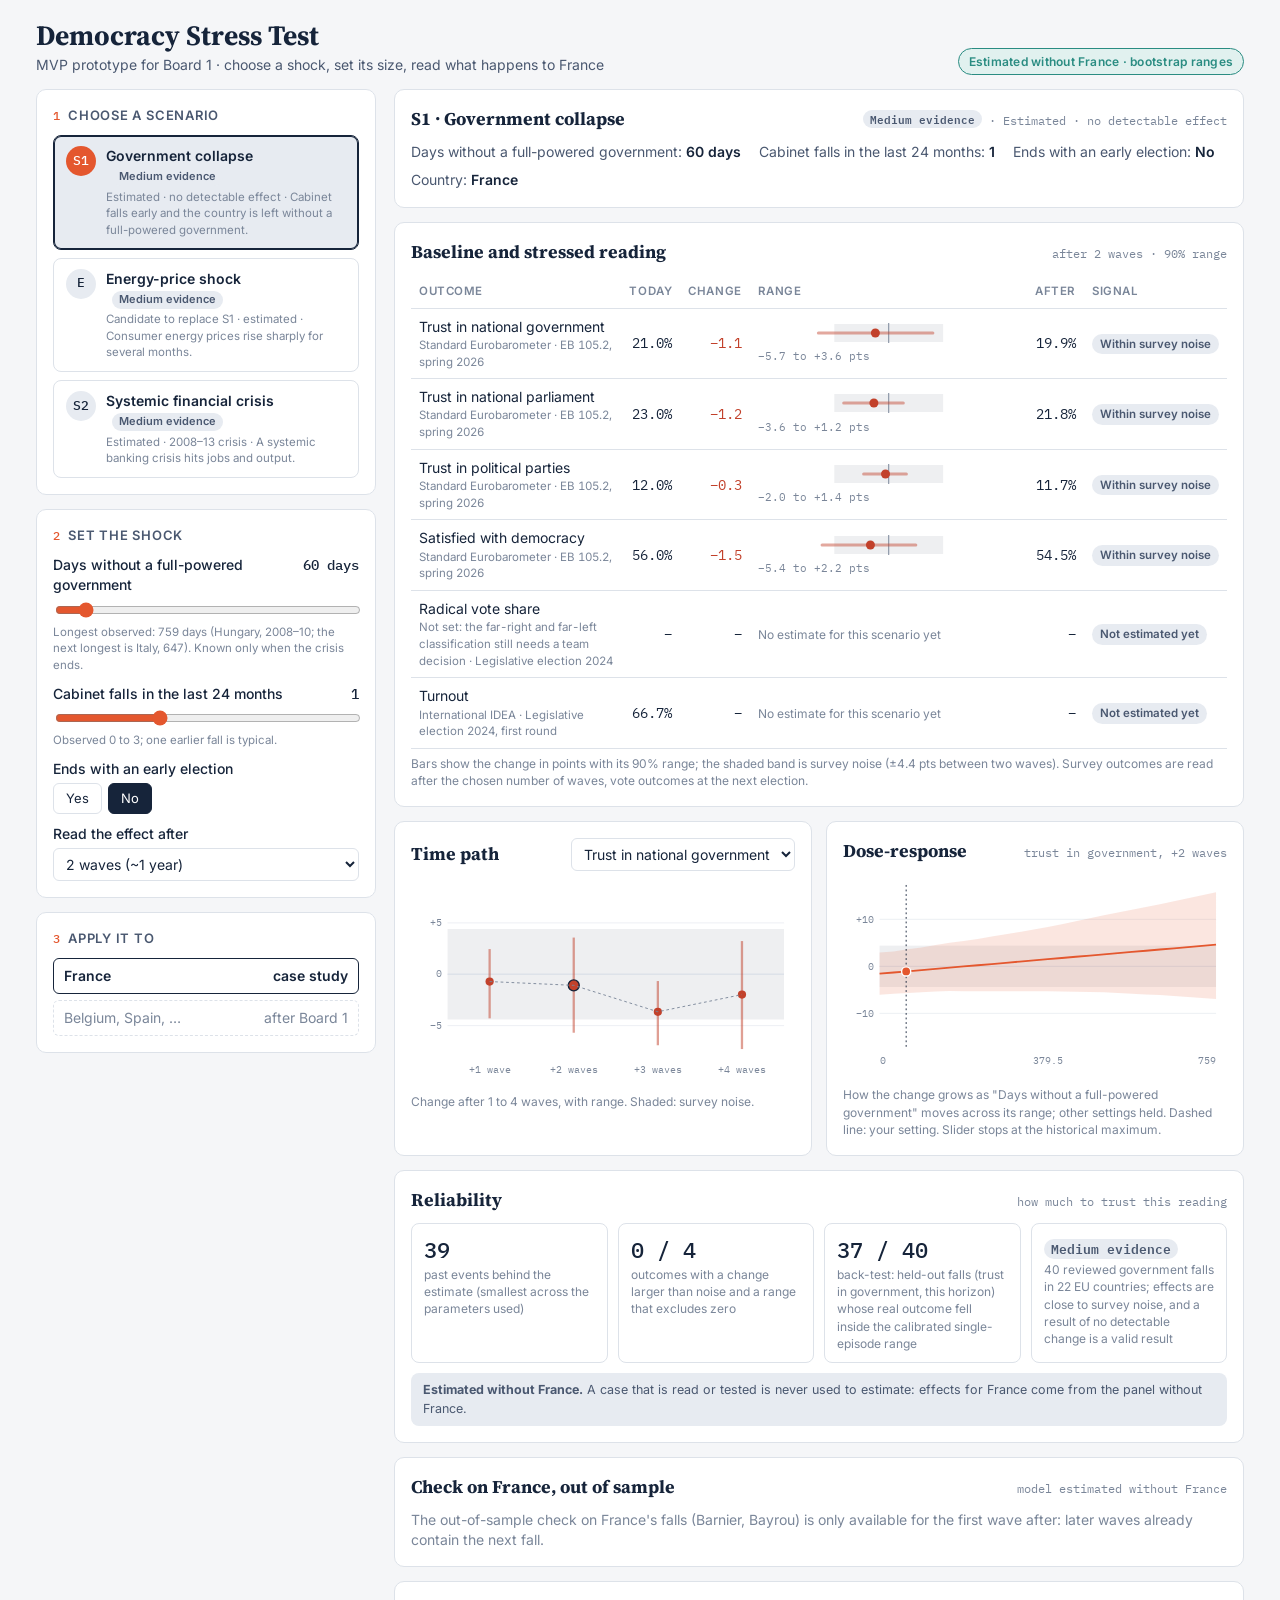
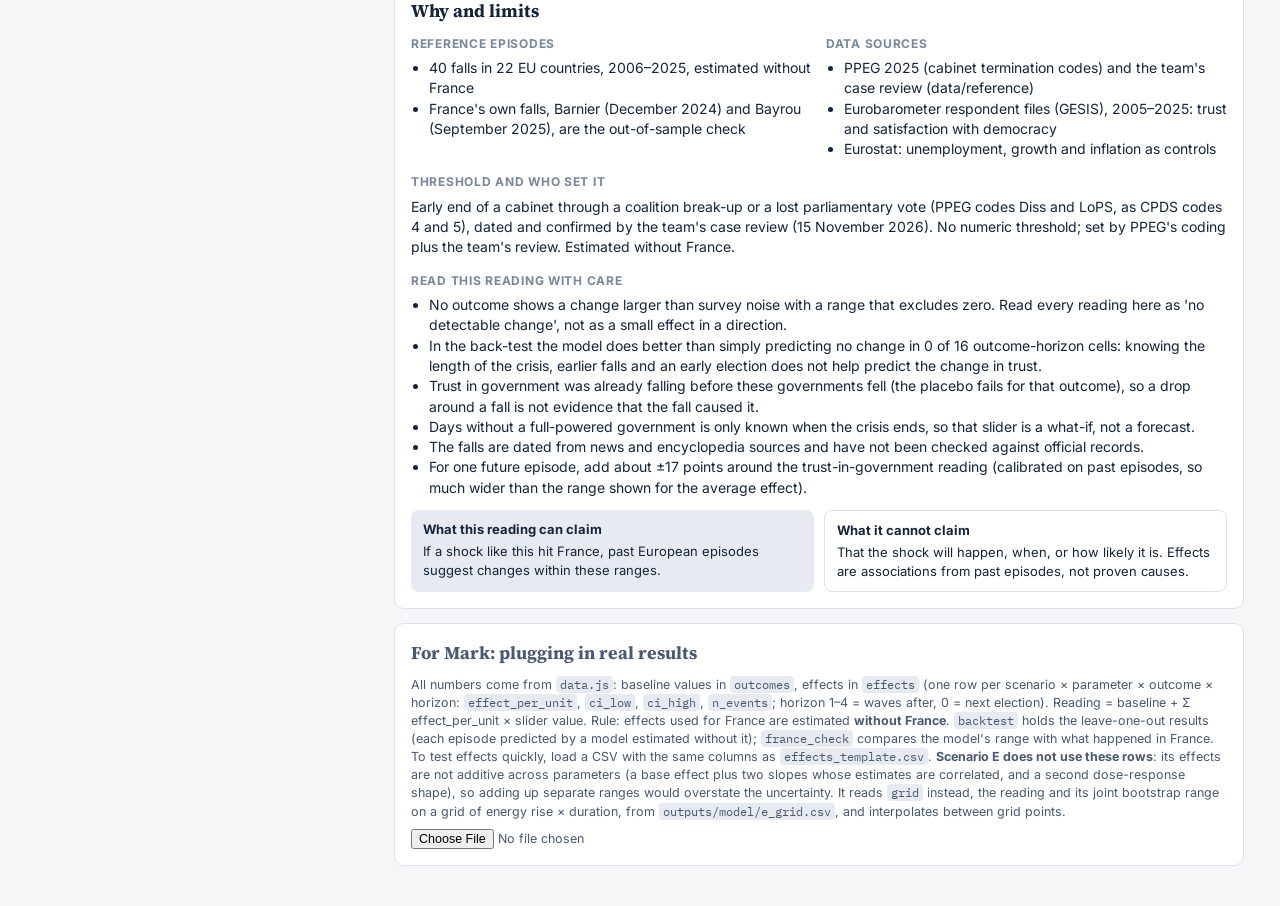
<file: dashboard/index_before_s2.html>
<!doctype html><html><head><meta charset=utf8><meta name=viewport content="width=device-width,initial-scale=1,viewport-fit=cover"><style>:root{color-scheme:light;box-sizing:border-box;padding-top:env(safe-area-inset-top,0px);padding-bottom:env(safe-area-inset-bottom,0px)}html{scroll-padding-top:env(safe-area-inset-top,0px)}body{margin:0;padding:0;font:14px -apple-system,BlinkMacSystemFont,sans-serif;background:#fff;color:#000}img{max-width:100%}[hidden]:not([hidden=until-found i]){display:none!important}</style></head><body>
<title>Democracy Stress Test MVP</title>
<meta name="claude:viewport-fit-sides" content="cover">
<link rel="preconnect" href="https://fonts.googleapis.com">
<link rel="stylesheet" href="https://fonts.googleapis.com/css2?family=Source+Serif+4:opsz,wght@8..60,600;8..60,700&family=Inter:wght@400;500;600&family=IBM+Plex+Mono:wght@400;500&display=swap">
<style>
/* Layout: control column (scenario → parameters → country) beside a stack of six output blocks; one column on phones */
:root{
  --bg:#f5f6f8; --panel:#ffffff; --ink:#16243a; --ink-2:#4a5870; --muted:#7a8699; --line:#dde2e9;
  --accent:#e4572e; --accent-soft:#fbe7e1; --navy:#16243a; --navy-soft:#e7ebf1;
  --good:#2a8c82; --good-soft:#e1f1ef; --warn:#b07418; --warn-soft:#f8ecd6; --bad:#c2412b;
  --band:rgba(22,36,58,.07);
  --f-display:"Source Serif 4", Cambria, Georgia, serif;
  --f-body:"Inter", "Segoe UI", system-ui, sans-serif;
  --f-data:"IBM Plex Mono", ui-monospace, Menlo, monospace;
}
@media (prefers-color-scheme: dark){:root:not([data-theme="light"]){
  --bg:#0f1622; --panel:#162131; --ink:#e8edf4; --ink-2:#b4bfcf; --muted:#8693a7; --line:#28364a;
  --accent:#f0714a; --accent-soft:#3a2420; --navy:#c9d6ea; --navy-soft:#1f2c40;
  --good:#4fb3a7; --good-soft:#163330; --warn:#e2a64a; --warn-soft:#33281a; --bad:#ef6b55;
  --band:rgba(201,214,234,.08); color-scheme:dark}}
:root[data-theme="dark"]{
  --bg:#0f1622; --panel:#162131; --ink:#e8edf4; --ink-2:#b4bfcf; --muted:#8693a7; --line:#28364a;
  --accent:#f0714a; --accent-soft:#3a2420; --navy:#c9d6ea; --navy-soft:#1f2c40;
  --good:#4fb3a7; --good-soft:#163330; --warn:#e2a64a; --warn-soft:#33281a; --bad:#ef6b55;
  --band:rgba(201,214,234,.08); color-scheme:dark}
*{box-sizing:border-box}
body{background:var(--bg);color:var(--ink);font-family:var(--f-body);font-size:14px;line-height:1.45;margin:0}
.wrap{max-width:1240px;margin:0 auto;padding-block:20px 40px;padding-left:max(16px,env(safe-area-inset-left,0px));padding-right:max(16px,env(safe-area-inset-right,0px))}
header.top{display:flex;flex-wrap:wrap;align-items:flex-end;justify-content:space-between;gap:12px;margin-bottom:14px}
h1{font-family:var(--f-display);font-size:28px;line-height:1.1;margin:0;text-wrap:balance}
.sub{color:var(--ink-2);margin-top:4px}
.ph{display:inline-flex;align-items:center;gap:6px;background:var(--warn-soft);color:var(--warn);border:1px solid var(--warn);padding:4px 10px;border-radius:999px;font-size:12px;font-weight:600;letter-spacing:.02em}
.grid{display:grid;grid-template-columns:340px minmax(0,1fr);gap:18px;align-items:start}
@media (max-width:900px){.grid{grid-template-columns:minmax(0,1fr)}}
.panel{background:var(--panel);border:1px solid var(--line);border-radius:10px;padding:16px}
.controls{display:flex;flex-direction:column;gap:14px;position:sticky;top:calc(env(safe-area-inset-top,0px) + 12px)}
@media (max-width:900px){.controls{position:static}}
.step{display:flex;flex-direction:column;gap:10px}
.step-h{display:flex;align-items:baseline;gap:8px}
.step-n{font-family:var(--f-data);font-size:12px;color:var(--accent);font-weight:500}
.step-t{font-weight:600;font-size:13px;text-transform:uppercase;letter-spacing:.06em;color:var(--ink-2)}
.scen{display:grid;gap:8px}
.scen button{all:unset;cursor:pointer;display:grid;grid-template-columns:auto 1fr;gap:2px 10px;padding:10px 12px;border:1px solid var(--line);border-radius:8px;background:var(--panel)}
.scen button:focus-visible{outline:2px solid var(--accent);outline-offset:2px}
.scen button[aria-pressed="true"]{border-color:var(--ink);box-shadow:inset 0 0 0 1px var(--ink);background:var(--navy-soft)}
.scen .code{grid-row:span 2;font-family:var(--f-data);font-weight:500;font-size:13px;width:30px;height:30px;border-radius:50%;display:grid;place-items:center;background:var(--navy-soft);color:var(--ink)}
.scen button[aria-pressed="true"] .code{background:var(--accent);color:#fff}
.scen .nm{font-weight:600}
.scen .tag{font-size:11.5px;color:var(--muted)}
.ph.ok{background:var(--good-soft);color:var(--good);border-color:var(--good)}
.chip{display:inline-block;font-size:11px;font-weight:600;padding:1px 7px;border-radius:999px;margin-left:6px;vertical-align:1px}
.ev-strong{background:var(--good-soft);color:var(--good)}
.ev-medium{background:var(--navy-soft);color:var(--ink-2)}
.ev-weak{background:var(--warn-soft);color:var(--warn)}
.param{display:flex;flex-direction:column;gap:4px}
.param .row{display:flex;justify-content:space-between;gap:10px;align-items:baseline}
.param label{font-weight:500}
.param output{font-family:var(--f-data);font-weight:500;white-space:nowrap}
.param .note{font-size:11.5px;color:var(--muted)}
input[type=range]{width:100%;accent-color:var(--accent)}
.toggle{display:flex;gap:6px}
.toggle button{all:unset;cursor:pointer;padding:5px 12px;border:1px solid var(--line);border-radius:6px;font-size:13px}
.toggle button[aria-pressed="true"]{background:var(--ink);color:var(--panel);border-color:var(--ink)}
.toggle button:focus-visible{outline:2px solid var(--accent);outline-offset:2px}
select{font:inherit;padding:6px 8px;border:1px solid var(--line);border-radius:6px;background:var(--panel);color:var(--ink);width:100%}
.country{display:flex;flex-direction:column;gap:6px}
.country .c{display:flex;justify-content:space-between;padding:7px 10px;border:1px solid var(--line);border-radius:6px}
.country .c.on{border-color:var(--ink);font-weight:600}
.country .c.off{color:var(--muted);border-style:dashed}
.outs{display:flex;flex-direction:column;gap:14px;min-width:0}
.bh{display:flex;justify-content:space-between;align-items:baseline;gap:10px;flex-wrap:wrap;margin-bottom:10px}
.bh h2{font-family:var(--f-display);font-size:18px;margin:0}
.bh .k{font-family:var(--f-data);font-size:11.5px;color:var(--muted)}
.summary{display:flex;flex-wrap:wrap;gap:8px 18px;color:var(--ink-2)}
.summary b{color:var(--ink);font-weight:600}
table{border-collapse:collapse;width:100%;font-variant-numeric:tabular-nums}
.tbl{overflow-x:auto}
th,td{text-align:left;padding:8px 8px;border-bottom:1px solid var(--line);vertical-align:middle}
th{font-size:11.5px;text-transform:uppercase;letter-spacing:.05em;color:var(--muted);font-weight:600}
td.num{font-family:var(--f-data);text-align:right;white-space:nowrap}
.delta-neg{color:var(--bad)} .delta-pos{color:var(--good)}
.rangecell{min-width:160px;width:34%}
.pill{display:inline-block;font-size:11.5px;font-weight:600;padding:2px 8px;border-radius:999px;white-space:nowrap}
.p-det{background:var(--accent-soft);color:var(--accent)}
.p-noise{background:var(--navy-soft);color:var(--ink-2)}
.two{display:grid;grid-template-columns:minmax(0,1fr) minmax(0,1fr);gap:14px}
@media (max-width:700px){.two{grid-template-columns:minmax(0,1fr)}}
svg text{fill:var(--muted);font-family:var(--f-data);font-size:10.5px}
.legend{font-size:12px;color:var(--muted);margin-top:6px}
.rel{display:grid;grid-template-columns:repeat(3,minmax(0,1fr));gap:10px}
@media (max-width:600px){.rel{grid-template-columns:minmax(0,1fr)}}
.rel .m{border:1px solid var(--line);border-radius:8px;padding:10px 12px}
.rel .v{font-family:var(--f-data);font-size:22px;font-weight:500}
.rel .l{font-size:12px;color:var(--muted)}
.rel{grid-template-columns:repeat(4,minmax(0,1fr))}
@media (max-width:900px){.rel{grid-template-columns:repeat(2,minmax(0,1fr))}}
.rule{margin-top:10px;font-size:12.5px;color:var(--ink-2);padding:8px 12px;border-radius:8px;background:var(--navy-soft)}
.chk{display:grid;grid-template-columns:minmax(0,1.2fr) minmax(0,1fr);gap:14px;align-items:center}
@media (max-width:700px){.chk{grid-template-columns:minmax(0,1fr)}}
.chk .big{font-family:var(--f-data);font-size:13px}
.why{display:grid;grid-template-columns:minmax(0,1fr) minmax(0,1fr);gap:14px}
@media (max-width:700px){.why{grid-template-columns:minmax(0,1fr)}}
.why h3{font-size:12px;text-transform:uppercase;letter-spacing:.06em;color:var(--muted);margin:0 0 6px}
.why ul{margin:0;padding-left:18px}
.claims{display:grid;grid-template-columns:minmax(0,1fr) minmax(0,1fr);gap:10px;margin-top:12px}
@media (max-width:700px){.claims{grid-template-columns:minmax(0,1fr)}}
.claims div{padding:10px 12px;border-radius:8px;font-size:13px}
.can{background:var(--navy-soft)} .cannot{border:1px solid var(--line)}
.claims b{display:block;margin-bottom:3px}
.dev{font-size:12.5px;color:var(--ink-2)}
.dev code{font-family:var(--f-data);font-size:12px;background:var(--navy-soft);padding:1px 4px;border-radius:4px}
.dev .loader{display:flex;flex-wrap:wrap;gap:8px;align-items:center;margin-top:8px}
.file{font:inherit}
@media (prefers-reduced-motion:no-preference){.bar-fill{transition:all .2s ease}}
</style>

<div class="wrap">
  <header class="top">
    <div>
      <h1>Democracy Stress Test</h1>
      <div class="sub">MVP prototype for Board 1 · choose a shock, set its size, read what happens to France</div>
    </div>
    <span class="ph" id="phBadge">Placeholder data · format only, not results</span>
  </header>

  <div class="grid">
    <aside class="controls">
      <section class="panel step" aria-labelledby="s1h">
        <div class="step-h"><span class="step-n">1</span><span class="step-t" id="s1h">Choose a scenario</span></div>
        <div class="scen" id="scenList" role="group" aria-label="Scenarios"></div>
      </section>
      <section class="panel step" aria-labelledby="s2h">
        <div class="step-h"><span class="step-n">2</span><span class="step-t" id="s2h">Set the shock</span></div>
        <div id="params" class="step"></div>
        <div class="param">
          <div class="row"><label for="horizon">Read the effect after</label></div>
          <select id="horizon">
            <option value="1">1 Eurobarometer wave (~6 months)</option>
            <option value="2" selected>2 waves (~1 year)</option>
            <option value="3">3 waves (~18 months)</option>
            <option value="4">4 waves (~2 years)</option>
          </select>
        </div>
        <div class="param" id="shapeBox" hidden>
          <div class="row"><label for="shape">Shape of the dose-response</label></div>
          <select id="shape">
            <option value="both" selected>Range covering both shapes</option>
            <option value="line">Straight line</option>
            <option value="bend">Flattens above a 25% rise</option>
          </select>
          <div class="note">The data cannot yet tell these two apart (see the notebook). The default shows the range that covers both.</div>
        </div>
      </section>
      <section class="panel step" aria-labelledby="s3h">
        <div class="step-h"><span class="step-n">3</span><span class="step-t" id="s3h">Apply it to</span></div>
        <div class="country">
          <div class="c on"><span>France</span><span>case study</span></div>
          <div class="c off"><span>Belgium, Spain, …</span><span>after Board 1</span></div>
        </div>
      </section>
    </aside>

    <main class="outs">
      <section class="panel">
        <div class="bh"><h2 id="scenTitle">Scenario</h2><span class="k" id="scenStatus"></span></div>
        <div class="summary" id="shockSummary"></div>
      </section>

      <section class="panel" aria-labelledby="b2">
        <div class="bh"><h2 id="b2">Baseline and stressed reading</h2><span class="k" id="b2k"></span></div>
        <div class="tbl"><table>
          <thead><tr><th>Outcome</th><th class="num">Today</th><th class="num">Change</th><th class="rangecell">Range</th><th class="num">After</th><th>Signal</th></tr></thead>
          <tbody id="readTable"></tbody>
        </table></div>
        <div class="legend">Bars show the change in points with its <span id="ciLvl">90%</span> range; the shaded band is survey noise (±<span id="noiseTxt">4.4</span> pts between two waves). Survey outcomes are read after the chosen number of waves, vote outcomes at the next election.</div>
      </section>

      <div class="two">
        <section class="panel" aria-labelledby="b3">
          <div class="bh"><h2 id="b3">Time path</h2><select id="outPath" aria-label="Outcome for time path" style="width:auto"></select></div>
          <div id="pathChart"></div>
          <div class="legend">Change after 1 to 4 waves, with range. Shaded: survey noise.</div>
        </section>
        <section class="panel" aria-labelledby="b4">
          <div class="bh"><h2 id="b4">Dose-response</h2><span class="k" id="doseK"></span></div>
          <div id="doseChart"></div>
          <div class="legend" id="doseLegend"></div>
        </section>
      </div>

      <section class="panel" aria-labelledby="b5">
        <div class="bh"><h2 id="b5">Reliability</h2><span class="k">how much to trust this reading</span></div>
        <div class="rel" id="relBox"></div>
        <div class="rule" id="ruleTxt"></div>
      </section>

      <section class="panel" aria-labelledby="b5b">
        <div class="bh"><h2 id="b5b">Check on France, out of sample</h2><span class="k">model estimated without France</span></div>
        <div id="frCheck"></div>
      </section>

      <section class="panel" aria-labelledby="b6">
        <div class="bh"><h2 id="b6">Why and limits</h2></div>
        <div class="why">
          <div><h3>Reference episodes</h3><ul id="epList"></ul></div>
          <div><h3>Data sources</h3><ul id="srcList"></ul></div>
          <div style="grid-column:1/-1"><h3>Threshold and who set it</h3><div id="thrTxt"></div></div>
          <div style="grid-column:1/-1" id="cautBox" hidden><h3>Read this reading with care</h3><ul id="cautList"></ul></div>
        </div>
        <div class="claims">
          <div class="can"><b>What this reading can claim</b>If a shock like this hit France, past European episodes suggest changes within these ranges.</div>
          <div class="cannot"><b>What it cannot claim</b>That the shock will happen, when, or how likely it is. Effects are associations from past episodes, not proven causes.</div>
        </div>
      </section>

      <section class="panel dev" aria-labelledby="b7">
        <div class="bh"><h2 id="b7">For Mark: plugging in real results</h2></div>
        <div>All numbers come from <code>data.js</code>: baseline values in <code>outcomes</code>, effects in <code>effects</code> (one row per scenario × parameter × outcome × horizon: <code>effect_per_unit</code>, <code>ci_low</code>, <code>ci_high</code>, <code>n_events</code>; horizon 1–4 = waves after, 0 = next election). Reading = baseline + Σ effect_per_unit × slider value. Rule: effects used for France are estimated <b>without France</b>. <code>backtest</code> holds the leave-one-out results (each episode predicted by a model estimated without it); <code>france_check</code> compares the model's range with what happened in France. To test effects quickly, load a CSV with the same columns as <code>effects_template.csv</code>. <b>Scenario E does not use these rows</b>: its effects are not additive across parameters (a base effect plus two slopes whose estimates are correlated, and a second dose-response shape), so adding up separate ranges would overstate the uncertainty. It reads <code>grid</code> instead, the reading and its joint bootstrap range on a grid of energy rise × duration, from <code>outputs/model/e_grid.csv</code>, and interpolates between grid points.</div>
        <div class="loader"><input class="file" type="file" id="csvIn" accept=".csv,text/csv" aria-label="Load effects CSV"><span id="csvMsg"></span></div>
      </section>
    </main>
  </div>
</div>

<script src="data.js"></script>
<script>
(function(){
const D = window.MVP_DATA;
if(!D){document.querySelector('.outs').innerHTML='<div class="panel">data.js is missing: keep it in the same folder as this page.</div>';return;}
const NOISE = D.meta.survey_noise_pp;
document.getElementById('noiseTxt').textContent = NOISE;
document.getElementById('ciLvl').textContent = D.meta.ci_level;

let effects = D.effects.slice();
const state = {scen: D.scenarios[0].id, vals:{}, horizon:2, pathOut:'trust_gov', shape:'both'};
D.scenarios.forEach(s=>{state.vals[s.id]={}; s.params.forEach(p=>state.vals[s.id][p.id]=p.default);});
const EVL = {strong:'Strong evidence', medium:'Medium evidence', weak:'Low evidence'};
const fmt = (x,d=1)=> (x>0?'+':x<0?'−':'')+Math.abs(x).toFixed(d);
const esc = s=>String(s).replace(/[&<>"]/g,c=>({'&':'&amp;','<':'&lt;','>':'&gt;','"':'&quot;'}[c]));
const scen = ()=>D.scenarios.find(s=>s.id===state.scen);

// scenario buttons
const list = document.getElementById('scenList');
D.scenarios.forEach(s=>{
  const b=document.createElement('button'); b.type='button'; b.id='scen-'+s.id;
  b.innerHTML=`<span class="code">${esc(s.id)}</span><span class="nm">${esc(s.name)}<span class="chip ev-${s.evidence}">${EVL[s.evidence]}</span></span><span class="tag">${esc(s.status)} · ${esc(s.short)}</span>`;
  b.addEventListener('click',()=>{state.scen=s.id; renderParams(); render();});
  list.appendChild(b);
});
// outcome selector for path
const ps=document.getElementById('outPath');
D.outcomes.filter(o=>o.kind==='survey').forEach(o=>{const op=document.createElement('option');op.value=o.id;op.textContent=o.label;ps.appendChild(op);});
ps.addEventListener('change',e=>{state.pathOut=e.target.value; render();});
document.getElementById('horizon').addEventListener('change',e=>{state.horizon=+e.target.value; render();});
document.getElementById('shape').addEventListener('change',e=>{state.shape=e.target.value; render();});

function unitTxt(p,v){ if(p.type==='toggle') return v? 'Yes':'No'; return `${v}${p.unit?' '+p.unit:''}`; }
function renderParams(){
  const s=scen(), box=document.getElementById('params'); box.innerHTML='';
  s.params.forEach(p=>{
    const v=state.vals[s.id][p.id], id='p-'+s.id+'-'+p.id;
    const d=document.createElement('div'); d.className='param';
    if(p.type==='toggle'){
      d.innerHTML=`<div class="row"><label id="${id}-l">${esc(p.label)}</label></div><div class="toggle" role="group" aria-labelledby="${id}-l"><button type="button" data-v="1" aria-pressed="${v==1}">Yes</button><button type="button" data-v="0" aria-pressed="${v==0}">No</button></div>`;
      d.querySelectorAll('button').forEach(b=>b.addEventListener('click',()=>{state.vals[s.id][p.id]=+b.dataset.v; d.querySelectorAll('button').forEach(x=>x.setAttribute('aria-pressed',x===b)); render();}));
    } else {
      d.innerHTML=`<div class="row"><label for="${id}">${esc(p.label)}</label><output id="${id}-o">${esc(unitTxt(p,v))}</output></div><input type="range" id="${id}" min="${p.min}" max="${p.max}" step="${p.step}" value="${v}">${p.note?`<div class="note">${esc(p.note)}</div>`:''}`;
      d.querySelector('input').addEventListener('input',e=>{state.vals[s.id][p.id]=+e.target.value; d.querySelector('output').textContent=unitTxt(p,+e.target.value); render();});
    }
    box.appendChild(d);
  });
}

function rowsFor(sid,pid,oid,h){ return effects.find(r=>r.scenario===sid&&r.param===pid&&r.outcome===oid&&+r.horizon===h); }
// Scenarios with a precomputed grid (E): the reading, with its joint bootstrap range, is looked up and interpolated
function bracket(a,v){ const x=Math.min(Math.max(v,a[0]),a[a.length-1]); let i=0; while(i<a.length-2&&x>a[i+1]) i++; const f=(a[i+1]-a[i])? (x-a[i])/(a[i+1]-a[i]) : 0; return [i,i+1,Math.min(1,Math.max(0,f))]; }
function gridCompute(s,oid,h,vals){
  // Multilinear interpolation over the slider axes of the precomputed grid (any number of sliders; toggles are 0/1 axes)
  const G=D.grid[s.id], g=G.cells[oid+'|'+h];
  if(!g) return {c:0,lo:0,hi:0,n:0,used:0,na:true};
  const N=G.params.length, br=G.params.map((pid,d)=>bracket(G.axes[d],+vals[pid])), strides=[]; let st=1;
  for(let d=N-1;d>=0;d--){strides[d]=st; st*=G.axes[d].length;}
  const interp=arr=>{let tot=0; for(let m=0;m<(1<<N);m++){let w=1,idx=0; for(let d=0;d<N;d++){const up=(m>>d)&1; w*=up?br[d][2]:1-br[d][2]; idx+=(up?br[d][1]:br[d][0])*strides[d];} if(w) tot+=w*arr[idx];} return tot;};
  const L=[interp(g.line),interp(g.line_low),interp(g.line_high)];
  if(!G.shapes) return {c:L[0],lo:L[1],hi:L[2],n:g.n,used:1};
  const B=[interp(g.bend),interp(g.bend_low),interp(g.bend_high)];
  let c,lo,hi;
  if(state.shape==='line'){[c,lo,hi]=L;} else if(state.shape==='bend'){[c,lo,hi]=B;}
  else {c=(L[0]+B[0])/2; lo=Math.min(L[1],B[1]); hi=Math.max(L[2],B[2]);}
  return {c,lo,hi,n:g.n,used:1};
}
function compute(oid,h,vals){
  const s=scen();
  if(s.grid) return gridCompute(s,oid,h,vals||state.vals[s.id]);
  let c=0,lo=0,hi=0,n=Infinity,used=0;
  s.params.forEach(p=>{const v=(vals||state.vals[s.id])[p.id]; if(!v) return; const r=rowsFor(s.id,p.id,oid,h); if(!r) return;
    c+=r.effect_per_unit*v; lo+=r.ci_low*v; hi+=r.ci_high*v; n=Math.min(n,+r.n_events); used++;});
  return {c,lo:Math.min(lo,hi),hi:Math.max(lo,hi),n:used?n:0,used};
}
function signal(o,res){
  if(res.na) return {cls:'p-noise',txt:'Not estimated yet'};
  if(!res.used) return {cls:'p-noise',txt:'No shock set'};
  const excl0 = res.lo>0||res.hi<0;
  if(o.kind==='survey') return (excl0 && Math.abs(res.c)>NOISE)?{cls:'p-det',txt:'Detectable change'}:{cls:'p-noise',txt:'Within survey noise'};
  return excl0?{cls:'p-det',txt:'Detectable change'}:{cls:'p-noise',txt:'Not distinguishable from zero'};
}

function rangeBar(res,kind,scaleMax){
  const W=200,H=22,m=6, sx=x=>m+(x+scaleMax)/(2*scaleMax)*(W-2*m);
  const noise = kind==='survey'?`<rect x="${sx(-NOISE)}" y="2" width="${sx(NOISE)-sx(-NOISE)}" height="${H-4}" fill="var(--band)"/>`:'';
  const col = res.c<0?'var(--bad)':'var(--good)';
  return `<svg viewBox="0 0 ${W} ${H}" width="100%" height="${H}" role="img" aria-label="Range ${fmt(res.lo)} to ${fmt(res.hi)} points">${noise}
   <line x1="${sx(0)}" x2="${sx(0)}" y1="1" y2="${H-1}" stroke="var(--muted)" stroke-width="1"/>
   <line x1="${sx(res.lo)}" x2="${sx(res.hi)}" y1="${H/2}" y2="${H/2}" stroke="${col}" stroke-width="3" stroke-linecap="round" opacity=".45"/>
   <circle cx="${sx(res.c)}" cy="${H/2}" r="4.5" fill="${col}"/></svg>`;
}

function render(){
  const s=scen();
  D.scenarios.forEach(x=>document.getElementById('scen-'+x.id).setAttribute('aria-pressed',x.id===s.id));
  document.getElementById('scenTitle').textContent=`${s.id} · ${s.name}`;
  document.getElementById('scenStatus').innerHTML=`<span class="chip ev-${s.evidence}" style="margin:0">${EVL[s.evidence]}</span> · ${esc(s.status)}`;
  document.getElementById('shockSummary').innerHTML = s.params.map(p=>`<span>${esc(p.label)}: <b>${esc(unitTxt(p,state.vals[s.id][p.id]))}</b></span>`).join('') + `<span>Country: <b>France</b>${s.country_note?' ('+esc(s.country_note)+')':''}</span>`
  + (s.live_note?`<span style="flex-basis:100%;color:var(--warn)">${esc(s.live_note)}</span>`:'');
  document.getElementById('b2k').textContent=`after ${state.horizon} wave${state.horizon>1?'s':''} · ${D.meta.ci_level} range`;
  const bd=document.getElementById('phBadge'), ph=s.placeholder!==false;
  bd.textContent = ph ? 'Placeholder data · format only, not results' : 'Estimated without France · bootstrap ranges';
  bd.className = ph ? 'ph' : 'ph ok';
  document.getElementById('shapeBox').hidden = !(s.grid && D.grid[s.id].shapes);

  // table
  const res = D.outcomes.map(o=>({o,r:compute(o.id,o.kind==='survey'?state.horizon:0)}));
  const smax = Math.max(NOISE*1.6, ...res.map(x=>Math.max(Math.abs(x.r.lo),Math.abs(x.r.hi))))*1.08;
  document.getElementById('readTable').innerHTML = res.map(({o,r})=>{
    const sg=signal(o,r), bl=(o.baseline==null);
    const after=bl?null:Math.max(0,Math.min(100,o.baseline+r.c));
    if(r.na) return `<tr><td><div>${esc(o.label)}</div><div style="font-size:11.5px;color:var(--muted)">${esc(o.source)} · ${esc(o.date)}</div></td>
      <td class="num">${bl?'–':o.baseline.toFixed(1)+'%'}</td><td class="num">–</td>
      <td class="rangecell"><div style="color:var(--muted);font-size:12px">No estimate for this scenario yet</div></td><td class="num">–</td>
      <td><span class="pill ${sg.cls}">${sg.txt}</span></td></tr>`;
    return `<tr><td><div>${esc(o.label)}</div><div style="font-size:11.5px;color:var(--muted)">${esc(o.source)} · ${esc(o.date)}</div></td>
      <td class="num">${bl?'–':o.baseline.toFixed(1)+'%'}</td>
      <td class="num ${r.c<0?'delta-neg':r.c>0?'delta-pos':''}">${fmt(r.c)}</td>
      <td class="rangecell">${rangeBar(r,o.kind,smax)}<div style="font-family:var(--f-data);font-size:11px;color:var(--muted)">${fmt(r.lo)} to ${fmt(r.hi)} pts</div></td>
      <td class="num">${after==null?'–':after.toFixed(1)+'%'}</td>
      <td><span class="pill ${sg.cls}">${sg.txt}</span></td></tr>`;}).join('');

  drawPath(); drawDose();

  // reliability
  const main = compute('trust_gov',state.horizon);
  const det = res.filter(x=>signal(x.o,x.r).cls==='p-det').length;
  const bt=(D.backtest||[]).filter(b=>b.scenario===s.id && (!s.grid || (b.outcome==='trust_gov' && +b.horizon===state.horizon)));
  const inside=bt.filter(b=>b.actual>=b.pred_low&&b.actual<=b.pred_high).length;
  document.getElementById('relBox').innerHTML = `
    <div class="m"><div class="v">${main.n===Infinity||!main.used?'–':main.n}</div><div class="l">past events behind the estimate (smallest across the parameters used)</div></div>
    <div class="m"><div class="v">${det} / ${res.filter(x=>!x.r.na).length}</div><div class="l">outcomes with a change larger than noise and a range that excludes zero</div></div>
    <div class="m"><div class="v">${bt.length?inside+' / '+bt.length:'–'}</div><div class="l">${s.backtest_note?esc(s.backtest_note):'back-test: held-out episodes whose real outcome fell inside the '+D.meta.ci_level+' range'}</div></div>
    <div class="m"><div class="v" style="font-size:16px;padding-top:4px"><span class="chip ev-${s.evidence}" style="margin:0;font-size:13px">${EVL[s.evidence]}</span></div><div class="l">${s.evidence_note?esc(s.evidence_note):(s.evidence==='medium'?'Many events, small effects close to noise':'Shock measured by official statistics')}</div></div>`;
  document.getElementById('ruleTxt').innerHTML = `<b>Estimated without ${esc(D.meta.estimated_without)}.</b> ${esc(D.meta.rule)}`;
  const fc=(D.france_check||[]).filter(c=>c.scenario===s.id && (!s.grid || (c.outcome==='trust_gov' && +c.horizon===state.horizon)));
  document.getElementById('frCheck').innerHTML = fc.length? fc.map(c=>{
    const ok=c.actual>=c.pred_low&&c.actual<=c.pred_high;
    const r={c:(c.pred_low+c.pred_high)/2,lo:c.pred_low,hi:c.pred_high};
    const m=Math.max(NOISE*1.6,Math.abs(c.pred_low),Math.abs(c.pred_high),Math.abs(c.actual))*1.1;
    const W=320,H=34,sx=x=>8+(x+m)/(2*m)*(W-16);
    return `<div class="chk"><div><div style="font-weight:600">${esc(c.episode)}</div><div class="big">Predicted ${fmt(c.pred_low)} to ${fmt(c.pred_high)} pts · happened ${fmt(c.actual)} pts</div><div style="margin-top:6px"><span class="pill ${ok?'p-det':'p-noise'}">${ok?'Inside the predicted range':'Outside the predicted range'}</span></div></div>
      <svg viewBox="0 0 ${W} ${H}" width="100%" role="img" aria-label="Predicted range and actual value"><line x1="${sx(0)}" x2="${sx(0)}" y1="2" y2="${H-2}" stroke="var(--muted)"/><rect x="${sx(c.pred_low)}" y="${H/2-6}" width="${sx(c.pred_high)-sx(c.pred_low)}" height="12" rx="6" fill="var(--accent)" opacity=".25"/><circle cx="${sx(c.actual)}" cy="${H/2}" r="6" fill="var(--ink)"/></svg></div>`;}).join('<div style="height:10px"></div>')
    : `<div style="color:var(--muted)">${s.fc_note?esc(s.fc_note):'No French episode for this scenario: the check is not available.'}</div>`;
  document.getElementById('epList').innerHTML = s.episodes.map(e=>`<li>${esc(e)}</li>`).join('');
  document.getElementById('srcList').innerHTML = s.sources.map(e=>`<li>${esc(e)}</li>`).join('');
  document.getElementById('thrTxt').textContent = s.threshold||'';
  const cl=(s.cautions||[]).slice(), q=s.single_q&&s.single_q['trust_gov|'+state.horizon];
  if(q!=null) cl.push(`For one future episode, add about ±${q.toFixed(0)} points around the trust-in-government reading (calibrated on past episodes, so much wider than the range shown for the average effect).`);
  document.getElementById('cautBox').hidden=!cl.length;
  document.getElementById('cautList').innerHTML=cl.map(x=>`<li>${esc(x)}</li>`).join('');
}

function axisY(y0,y1,H,pad){ return v=> pad.t+(1-(v-y0)/(y1-y0))*(H-pad.t-pad.b); }
function niceTicks(a,b){ const span=b-a, step=Math.pow(10,Math.floor(Math.log10(span/4))); const m=[1,2,5,10].find(k=>span/(k*step)<=6)*step; const out=[]; for(let v=Math.ceil(a/m)*m; v<=b+1e-9; v+=m) out.push(+v.toFixed(6)); return out; }

function drawPath(){
  const o=D.outcomes.find(x=>x.id===state.pathOut);
  const pts=[1,2,3,4].map(h=>({h,...compute(o.id,h)}));
  const W=420,H=220,pad={l:40,r:12,t:12,b:28};
  const ext=Math.max(NOISE*1.4,...pts.map(p=>Math.max(Math.abs(p.lo),Math.abs(p.hi))))*1.1;
  const y=axisY(-ext,ext,H,pad), x=h=>pad.l+(h-0.5)/4*(W-pad.l-pad.r);
  let g=`<rect x="${pad.l}" y="${y(NOISE)}" width="${W-pad.l-pad.r}" height="${y(-NOISE)-y(NOISE)}" fill="var(--band)"/>`;
  niceTicks(-ext,ext).forEach(t=>{g+=`<line x1="${pad.l}" x2="${W-pad.r}" y1="${y(t)}" y2="${y(t)}" stroke="var(--line)" stroke-width="${t===0?1.4:.6}"/><text x="${pad.l-6}" y="${y(t)+3.5}" text-anchor="end">${fmt(t,0)}</text>`;});
  pts.forEach(p=>{ const col=p.c<0?'var(--bad)':'var(--good)', sel=p.h===state.horizon;
    g+=`<line x1="${x(p.h)}" x2="${x(p.h)}" y1="${y(p.hi)}" y2="${y(p.lo)}" stroke="${col}" stroke-width="2.5" opacity=".5"/>
        <circle cx="${x(p.h)}" cy="${y(p.c)}" r="${sel?6:4.5}" fill="${col}" ${sel?'stroke="var(--ink)" stroke-width="1.5"':''}/>
        <text x="${x(p.h)}" y="${H-10}" text-anchor="middle">+${p.h} wave${p.h>1?'s':''}</text>`;});
  g+=`<polyline points="${pts.map(p=>x(p.h)+','+y(p.c)).join(' ')}" fill="none" stroke="var(--muted)" stroke-dasharray="3 3"/>`;
  document.getElementById('pathChart').innerHTML=`<svg viewBox="0 0 ${W} ${H}" width="100%" role="img" aria-label="Time path of ${esc(o.label)}">${g}</svg>`;
}

function drawDose(){
  const s=scen(); const p=s.params.find(q=>q.type!=='toggle')||s.params[0]; const o='trust_gov';
  document.getElementById('doseK').textContent=`trust in government, +${state.horizon} wave${state.horizon>1?'s':''}`;
  const n=24, xs=[...Array(n+1)].map((_,i)=>p.min+(p.max-p.min)*i/n);
  const pts=xs.map(v=>{const vals={...state.vals[s.id],[p.id]:v}; return {v,...compute(o,state.horizon,vals)};});
  const W=420,H=220,pad={l:40,r:12,t:12,b:30};
  const ext=Math.max(NOISE*1.4,...pts.map(q=>Math.max(Math.abs(q.lo),Math.abs(q.hi))))*1.1;
  const y=axisY(-ext,ext,H,pad), x=v=>pad.l+(v-p.min)/((p.max-p.min)||1)*(W-pad.l-pad.r);
  let g=`<rect x="${pad.l}" y="${y(NOISE)}" width="${W-pad.l-pad.r}" height="${y(-NOISE)-y(NOISE)}" fill="var(--band)"/>`;
  niceTicks(-ext,ext).forEach(t=>{g+=`<line x1="${pad.l}" x2="${W-pad.r}" y1="${y(t)}" y2="${y(t)}" stroke="var(--line)" stroke-width="${t===0?1.4:.6}"/><text x="${pad.l-6}" y="${y(t)+3.5}" text-anchor="end">${fmt(t,0)}</text>`;});
  g+=`<path d="M${pts.map(q=>x(q.v)+','+y(q.hi)).join(' L')} L${pts.slice().reverse().map(q=>x(q.v)+','+y(q.lo)).join(' L')} Z" fill="var(--accent)" opacity=".15"/>`;
  g+=`<polyline points="${pts.map(q=>x(q.v)+','+y(q.c)).join(' ')}" fill="none" stroke="var(--accent)" stroke-width="2"/>`;
  const cur=state.vals[s.id][p.id], cr=compute(o,state.horizon);
  g+=`<line x1="${x(cur)}" x2="${x(cur)}" y1="${pad.t}" y2="${H-pad.b}" stroke="var(--ink)" stroke-dasharray="2 3"/><circle cx="${x(cur)}" cy="${y(cr.c)}" r="5" fill="var(--accent)" stroke="var(--panel)" stroke-width="1.5"/>`;
  [p.min,(p.min+p.max)/2,p.max].forEach(v=>{g+=`<text x="${x(v)}" y="${H-12}" text-anchor="${v===p.min?'start':v===p.max?'end':'middle'}">${+v.toFixed(1)}${p.unit&&p.unit.length<4?' '+p.unit:''}</text>`;});
  document.getElementById('doseChart').innerHTML=`<svg viewBox="0 0 ${W} ${H}" width="100%" role="img" aria-label="Dose response">${g}</svg>`;
  document.getElementById('doseLegend').textContent=`How the change grows as "${p.label}" moves across its range; other settings held. Dashed line: your setting. Slider stops at the historical maximum.`;
}

// CSV loader for Mark
document.getElementById('csvIn').addEventListener('change',e=>{
  const f=e.target.files[0], msg=document.getElementById('csvMsg'); if(!f) return;
  const rd=new FileReader(); rd.onload=()=>{
    try{
      const lines=rd.result.trim().split(/\r?\n/); const hd=lines[0].split(',').map(x=>x.trim());
      const need=['scenario','param','outcome','horizon','effect_per_unit','ci_low','ci_high','n_events'];
      const miss=need.filter(k=>!hd.includes(k)); if(miss.length) throw new Error('Missing columns: '+miss.join(', '));
      const rows=lines.slice(1).filter(Boolean).map(l=>{const c=l.split(','); const o={}; hd.forEach((h,i)=>o[h]=c[i]); ['horizon','effect_per_unit','ci_low','ci_high','n_events'].forEach(k=>o[k]=+o[k]); return o;});
      effects=rows; msg.textContent=`Loaded ${rows.length} rows from ${f.name}`; render();
    }catch(err){ msg.textContent='Could not read the file. '+err.message; }
  }; rd.readAsText(f);
});

renderParams(); render();
})();
</script>

</body></html>
</file>
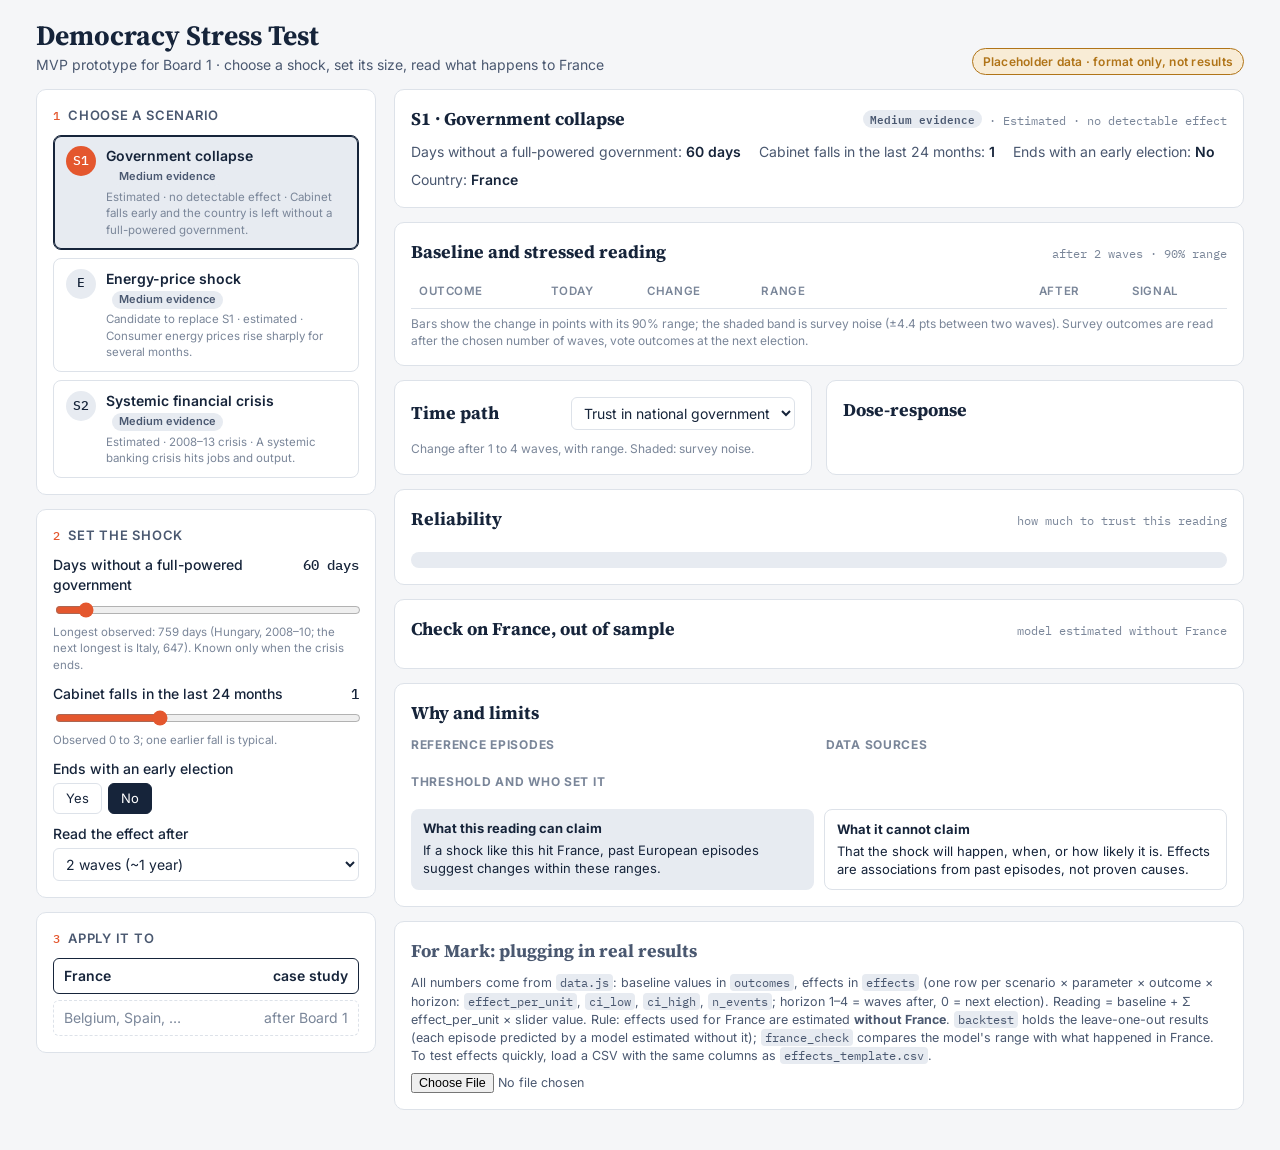
<file: dashboard/index_original.html>
<!doctype html><html><head><meta charset=utf8><meta name=viewport content="width=device-width,initial-scale=1,viewport-fit=cover"><style>:root{color-scheme:light;box-sizing:border-box;padding-top:env(safe-area-inset-top,0px);padding-bottom:env(safe-area-inset-bottom,0px)}html{scroll-padding-top:env(safe-area-inset-top,0px)}body{margin:0;padding:0;font:14px -apple-system,BlinkMacSystemFont,sans-serif;background:#fff;color:#000}img{max-width:100%}[hidden]:not([hidden=until-found i]){display:none!important}</style></head><body>
<title>Democracy Stress Test MVP</title>
<meta name="claude:viewport-fit-sides" content="cover">
<link rel="preconnect" href="https://fonts.googleapis.com">
<link rel="stylesheet" href="https://fonts.googleapis.com/css2?family=Source+Serif+4:opsz,wght@8..60,600;8..60,700&family=Inter:wght@400;500;600&family=IBM+Plex+Mono:wght@400;500&display=swap">
<style>
/* Layout: control column (scenario → parameters → country) beside a stack of six output blocks; one column on phones */
:root{
  --bg:#f5f6f8; --panel:#ffffff; --ink:#16243a; --ink-2:#4a5870; --muted:#7a8699; --line:#dde2e9;
  --accent:#e4572e; --accent-soft:#fbe7e1; --navy:#16243a; --navy-soft:#e7ebf1;
  --good:#2a8c82; --good-soft:#e1f1ef; --warn:#b07418; --warn-soft:#f8ecd6; --bad:#c2412b;
  --band:rgba(22,36,58,.07);
  --f-display:"Source Serif 4", Cambria, Georgia, serif;
  --f-body:"Inter", "Segoe UI", system-ui, sans-serif;
  --f-data:"IBM Plex Mono", ui-monospace, Menlo, monospace;
}
@media (prefers-color-scheme: dark){:root:not([data-theme="light"]){
  --bg:#0f1622; --panel:#162131; --ink:#e8edf4; --ink-2:#b4bfcf; --muted:#8693a7; --line:#28364a;
  --accent:#f0714a; --accent-soft:#3a2420; --navy:#c9d6ea; --navy-soft:#1f2c40;
  --good:#4fb3a7; --good-soft:#163330; --warn:#e2a64a; --warn-soft:#33281a; --bad:#ef6b55;
  --band:rgba(201,214,234,.08); color-scheme:dark}}
:root[data-theme="dark"]{
  --bg:#0f1622; --panel:#162131; --ink:#e8edf4; --ink-2:#b4bfcf; --muted:#8693a7; --line:#28364a;
  --accent:#f0714a; --accent-soft:#3a2420; --navy:#c9d6ea; --navy-soft:#1f2c40;
  --good:#4fb3a7; --good-soft:#163330; --warn:#e2a64a; --warn-soft:#33281a; --bad:#ef6b55;
  --band:rgba(201,214,234,.08); color-scheme:dark}
*{box-sizing:border-box}
body{background:var(--bg);color:var(--ink);font-family:var(--f-body);font-size:14px;line-height:1.45;margin:0}
.wrap{max-width:1240px;margin:0 auto;padding-block:20px 40px;padding-left:max(16px,env(safe-area-inset-left,0px));padding-right:max(16px,env(safe-area-inset-right,0px))}
header.top{display:flex;flex-wrap:wrap;align-items:flex-end;justify-content:space-between;gap:12px;margin-bottom:14px}
h1{font-family:var(--f-display);font-size:28px;line-height:1.1;margin:0;text-wrap:balance}
.sub{color:var(--ink-2);margin-top:4px}
.ph{display:inline-flex;align-items:center;gap:6px;background:var(--warn-soft);color:var(--warn);border:1px solid var(--warn);padding:4px 10px;border-radius:999px;font-size:12px;font-weight:600;letter-spacing:.02em}
.grid{display:grid;grid-template-columns:340px minmax(0,1fr);gap:18px;align-items:start}
@media (max-width:900px){.grid{grid-template-columns:minmax(0,1fr)}}
.panel{background:var(--panel);border:1px solid var(--line);border-radius:10px;padding:16px}
.controls{display:flex;flex-direction:column;gap:14px;position:sticky;top:calc(env(safe-area-inset-top,0px) + 12px)}
@media (max-width:900px){.controls{position:static}}
.step{display:flex;flex-direction:column;gap:10px}
.step-h{display:flex;align-items:baseline;gap:8px}
.step-n{font-family:var(--f-data);font-size:12px;color:var(--accent);font-weight:500}
.step-t{font-weight:600;font-size:13px;text-transform:uppercase;letter-spacing:.06em;color:var(--ink-2)}
.scen{display:grid;gap:8px}
.scen button{all:unset;cursor:pointer;display:grid;grid-template-columns:auto 1fr;gap:2px 10px;padding:10px 12px;border:1px solid var(--line);border-radius:8px;background:var(--panel)}
.scen button:focus-visible{outline:2px solid var(--accent);outline-offset:2px}
.scen button[aria-pressed="true"]{border-color:var(--ink);box-shadow:inset 0 0 0 1px var(--ink);background:var(--navy-soft)}
.scen .code{grid-row:span 2;font-family:var(--f-data);font-weight:500;font-size:13px;width:30px;height:30px;border-radius:50%;display:grid;place-items:center;background:var(--navy-soft);color:var(--ink)}
.scen button[aria-pressed="true"] .code{background:var(--accent);color:#fff}
.scen .nm{font-weight:600}
.scen .tag{font-size:11.5px;color:var(--muted)}
.chip{display:inline-block;font-size:11px;font-weight:600;padding:1px 7px;border-radius:999px;margin-left:6px;vertical-align:1px}
.ev-strong{background:var(--good-soft);color:var(--good)}
.ev-medium{background:var(--navy-soft);color:var(--ink-2)}
.ev-weak{background:var(--warn-soft);color:var(--warn)}
.param{display:flex;flex-direction:column;gap:4px}
.param .row{display:flex;justify-content:space-between;gap:10px;align-items:baseline}
.param label{font-weight:500}
.param output{font-family:var(--f-data);font-weight:500;white-space:nowrap}
.param .note{font-size:11.5px;color:var(--muted)}
input[type=range]{width:100%;accent-color:var(--accent)}
.toggle{display:flex;gap:6px}
.toggle button{all:unset;cursor:pointer;padding:5px 12px;border:1px solid var(--line);border-radius:6px;font-size:13px}
.toggle button[aria-pressed="true"]{background:var(--ink);color:var(--panel);border-color:var(--ink)}
.toggle button:focus-visible{outline:2px solid var(--accent);outline-offset:2px}
select{font:inherit;padding:6px 8px;border:1px solid var(--line);border-radius:6px;background:var(--panel);color:var(--ink);width:100%}
.country{display:flex;flex-direction:column;gap:6px}
.country .c{display:flex;justify-content:space-between;padding:7px 10px;border:1px solid var(--line);border-radius:6px}
.country .c.on{border-color:var(--ink);font-weight:600}
.country .c.off{color:var(--muted);border-style:dashed}
.outs{display:flex;flex-direction:column;gap:14px;min-width:0}
.bh{display:flex;justify-content:space-between;align-items:baseline;gap:10px;flex-wrap:wrap;margin-bottom:10px}
.bh h2{font-family:var(--f-display);font-size:18px;margin:0}
.bh .k{font-family:var(--f-data);font-size:11.5px;color:var(--muted)}
.summary{display:flex;flex-wrap:wrap;gap:8px 18px;color:var(--ink-2)}
.summary b{color:var(--ink);font-weight:600}
table{border-collapse:collapse;width:100%;font-variant-numeric:tabular-nums}
.tbl{overflow-x:auto}
th,td{text-align:left;padding:8px 8px;border-bottom:1px solid var(--line);vertical-align:middle}
th{font-size:11.5px;text-transform:uppercase;letter-spacing:.05em;color:var(--muted);font-weight:600}
td.num{font-family:var(--f-data);text-align:right;white-space:nowrap}
.delta-neg{color:var(--bad)} .delta-pos{color:var(--good)}
.rangecell{min-width:160px;width:34%}
.pill{display:inline-block;font-size:11.5px;font-weight:600;padding:2px 8px;border-radius:999px;white-space:nowrap}
.p-det{background:var(--accent-soft);color:var(--accent)}
.p-noise{background:var(--navy-soft);color:var(--ink-2)}
.two{display:grid;grid-template-columns:minmax(0,1fr) minmax(0,1fr);gap:14px}
@media (max-width:700px){.two{grid-template-columns:minmax(0,1fr)}}
svg text{fill:var(--muted);font-family:var(--f-data);font-size:10.5px}
.legend{font-size:12px;color:var(--muted);margin-top:6px}
.rel{display:grid;grid-template-columns:repeat(3,minmax(0,1fr));gap:10px}
@media (max-width:600px){.rel{grid-template-columns:minmax(0,1fr)}}
.rel .m{border:1px solid var(--line);border-radius:8px;padding:10px 12px}
.rel .v{font-family:var(--f-data);font-size:22px;font-weight:500}
.rel .l{font-size:12px;color:var(--muted)}
.rel{grid-template-columns:repeat(4,minmax(0,1fr))}
@media (max-width:900px){.rel{grid-template-columns:repeat(2,minmax(0,1fr))}}
.rule{margin-top:10px;font-size:12.5px;color:var(--ink-2);padding:8px 12px;border-radius:8px;background:var(--navy-soft)}
.chk{display:grid;grid-template-columns:minmax(0,1.2fr) minmax(0,1fr);gap:14px;align-items:center}
@media (max-width:700px){.chk{grid-template-columns:minmax(0,1fr)}}
.chk .big{font-family:var(--f-data);font-size:13px}
.why{display:grid;grid-template-columns:minmax(0,1fr) minmax(0,1fr);gap:14px}
@media (max-width:700px){.why{grid-template-columns:minmax(0,1fr)}}
.why h3{font-size:12px;text-transform:uppercase;letter-spacing:.06em;color:var(--muted);margin:0 0 6px}
.why ul{margin:0;padding-left:18px}
.claims{display:grid;grid-template-columns:minmax(0,1fr) minmax(0,1fr);gap:10px;margin-top:12px}
@media (max-width:700px){.claims{grid-template-columns:minmax(0,1fr)}}
.claims div{padding:10px 12px;border-radius:8px;font-size:13px}
.can{background:var(--navy-soft)} .cannot{border:1px solid var(--line)}
.claims b{display:block;margin-bottom:3px}
.dev{font-size:12.5px;color:var(--ink-2)}
.dev code{font-family:var(--f-data);font-size:12px;background:var(--navy-soft);padding:1px 4px;border-radius:4px}
.dev .loader{display:flex;flex-wrap:wrap;gap:8px;align-items:center;margin-top:8px}
.file{font:inherit}
@media (prefers-reduced-motion:no-preference){.bar-fill{transition:all .2s ease}}
</style>

<div class="wrap">
  <header class="top">
    <div>
      <h1>Democracy Stress Test</h1>
      <div class="sub">MVP prototype for Board 1 · choose a shock, set its size, read what happens to France</div>
    </div>
    <span class="ph" id="phBadge">Placeholder data · format only, not results</span>
  </header>

  <div class="grid">
    <aside class="controls">
      <section class="panel step" aria-labelledby="s1h">
        <div class="step-h"><span class="step-n">1</span><span class="step-t" id="s1h">Choose a scenario</span></div>
        <div class="scen" id="scenList" role="group" aria-label="Scenarios"></div>
      </section>
      <section class="panel step" aria-labelledby="s2h">
        <div class="step-h"><span class="step-n">2</span><span class="step-t" id="s2h">Set the shock</span></div>
        <div id="params" class="step"></div>
        <div class="param">
          <div class="row"><label for="horizon">Read the effect after</label></div>
          <select id="horizon">
            <option value="1">1 Eurobarometer wave (~6 months)</option>
            <option value="2" selected>2 waves (~1 year)</option>
            <option value="3">3 waves (~18 months)</option>
            <option value="4">4 waves (~2 years)</option>
          </select>
        </div>
      </section>
      <section class="panel step" aria-labelledby="s3h">
        <div class="step-h"><span class="step-n">3</span><span class="step-t" id="s3h">Apply it to</span></div>
        <div class="country">
          <div class="c on"><span>France</span><span>case study</span></div>
          <div class="c off"><span>Belgium, Spain, …</span><span>after Board 1</span></div>
        </div>
      </section>
    </aside>

    <main class="outs">
      <section class="panel">
        <div class="bh"><h2 id="scenTitle">Scenario</h2><span class="k" id="scenStatus"></span></div>
        <div class="summary" id="shockSummary"></div>
      </section>

      <section class="panel" aria-labelledby="b2">
        <div class="bh"><h2 id="b2">Baseline and stressed reading</h2><span class="k" id="b2k"></span></div>
        <div class="tbl"><table>
          <thead><tr><th>Outcome</th><th class="num">Today</th><th class="num">Change</th><th class="rangecell">Range</th><th class="num">After</th><th>Signal</th></tr></thead>
          <tbody id="readTable"></tbody>
        </table></div>
        <div class="legend">Bars show the change in points with its <span id="ciLvl">90%</span> range; the shaded band is survey noise (±<span id="noiseTxt">4.4</span> pts between two waves). Survey outcomes are read after the chosen number of waves, vote outcomes at the next election.</div>
      </section>

      <div class="two">
        <section class="panel" aria-labelledby="b3">
          <div class="bh"><h2 id="b3">Time path</h2><select id="outPath" aria-label="Outcome for time path" style="width:auto"></select></div>
          <div id="pathChart"></div>
          <div class="legend">Change after 1 to 4 waves, with range. Shaded: survey noise.</div>
        </section>
        <section class="panel" aria-labelledby="b4">
          <div class="bh"><h2 id="b4">Dose-response</h2><span class="k" id="doseK"></span></div>
          <div id="doseChart"></div>
          <div class="legend" id="doseLegend"></div>
        </section>
      </div>

      <section class="panel" aria-labelledby="b5">
        <div class="bh"><h2 id="b5">Reliability</h2><span class="k">how much to trust this reading</span></div>
        <div class="rel" id="relBox"></div>
        <div class="rule" id="ruleTxt"></div>
      </section>

      <section class="panel" aria-labelledby="b5b">
        <div class="bh"><h2 id="b5b">Check on France, out of sample</h2><span class="k">model estimated without France</span></div>
        <div id="frCheck"></div>
      </section>

      <section class="panel" aria-labelledby="b6">
        <div class="bh"><h2 id="b6">Why and limits</h2></div>
        <div class="why">
          <div><h3>Reference episodes</h3><ul id="epList"></ul></div>
          <div><h3>Data sources</h3><ul id="srcList"></ul></div>
          <div style="grid-column:1/-1"><h3>Threshold and who set it</h3><div id="thrTxt"></div></div>
        </div>
        <div class="claims">
          <div class="can"><b>What this reading can claim</b>If a shock like this hit France, past European episodes suggest changes within these ranges.</div>
          <div class="cannot"><b>What it cannot claim</b>That the shock will happen, when, or how likely it is. Effects are associations from past episodes, not proven causes.</div>
        </div>
      </section>

      <section class="panel dev" aria-labelledby="b7">
        <div class="bh"><h2 id="b7">For Mark: plugging in real results</h2></div>
        <div>All numbers come from <code>data.js</code>: baseline values in <code>outcomes</code>, effects in <code>effects</code> (one row per scenario × parameter × outcome × horizon: <code>effect_per_unit</code>, <code>ci_low</code>, <code>ci_high</code>, <code>n_events</code>; horizon 1–4 = waves after, 0 = next election). Reading = baseline + Σ effect_per_unit × slider value. Rule: effects used for France are estimated <b>without France</b>. <code>backtest</code> holds the leave-one-out results (each episode predicted by a model estimated without it); <code>france_check</code> compares the model's range with what happened in France. To test effects quickly, load a CSV with the same columns as <code>effects_template.csv</code>.</div>
        <div class="loader"><input class="file" type="file" id="csvIn" accept=".csv,text/csv" aria-label="Load effects CSV"><span id="csvMsg"></span></div>
      </section>
    </main>
  </div>
</div>

<script src="data.js"></script>
<script>
(function(){
const D = window.MVP_DATA;
if(!D){document.querySelector('.outs').innerHTML='<div class="panel">data.js is missing: keep it in the same folder as this page.</div>';return;}
const NOISE = D.meta.survey_noise_pp;
document.getElementById('noiseTxt').textContent = NOISE;
document.getElementById('ciLvl').textContent = D.meta.ci_level;
if(!D.meta.placeholder) document.getElementById('phBadge').hidden = true;

let effects = D.effects.slice();
const state = {scen: D.scenarios[0].id, vals:{}, horizon:2, pathOut:'trust_gov'};
D.scenarios.forEach(s=>{state.vals[s.id]={}; s.params.forEach(p=>state.vals[s.id][p.id]=p.default);});
const EVL = {strong:'Strong evidence', medium:'Medium evidence', weak:'Low evidence'};
const fmt = (x,d=1)=> (x>0?'+':x<0?'−':'')+Math.abs(x).toFixed(d);
const esc = s=>String(s).replace(/[&<>"]/g,c=>({'&':'&amp;','<':'&lt;','>':'&gt;','"':'&quot;'}[c]));
const scen = ()=>D.scenarios.find(s=>s.id===state.scen);

// scenario buttons
const list = document.getElementById('scenList');
D.scenarios.forEach(s=>{
  const b=document.createElement('button'); b.type='button'; b.id='scen-'+s.id;
  b.innerHTML=`<span class="code">${esc(s.id)}</span><span class="nm">${esc(s.name)}<span class="chip ev-${s.evidence}">${EVL[s.evidence]}</span></span><span class="tag">${esc(s.status)} · ${esc(s.short)}</span>`;
  b.addEventListener('click',()=>{state.scen=s.id; renderParams(); render();});
  list.appendChild(b);
});
// outcome selector for path
const ps=document.getElementById('outPath');
D.outcomes.filter(o=>o.kind==='survey').forEach(o=>{const op=document.createElement('option');op.value=o.id;op.textContent=o.label;ps.appendChild(op);});
ps.addEventListener('change',e=>{state.pathOut=e.target.value; render();});
document.getElementById('horizon').addEventListener('change',e=>{state.horizon=+e.target.value; render();});

function unitTxt(p,v){ if(p.type==='toggle') return v? 'Yes':'No'; return `${v}${p.unit?' '+p.unit:''}`; }
function renderParams(){
  const s=scen(), box=document.getElementById('params'); box.innerHTML='';
  s.params.forEach(p=>{
    const v=state.vals[s.id][p.id], id='p-'+s.id+'-'+p.id;
    const d=document.createElement('div'); d.className='param';
    if(p.type==='toggle'){
      d.innerHTML=`<div class="row"><label id="${id}-l">${esc(p.label)}</label></div><div class="toggle" role="group" aria-labelledby="${id}-l"><button type="button" data-v="1" aria-pressed="${v==1}">Yes</button><button type="button" data-v="0" aria-pressed="${v==0}">No</button></div>`;
      d.querySelectorAll('button').forEach(b=>b.addEventListener('click',()=>{state.vals[s.id][p.id]=+b.dataset.v; d.querySelectorAll('button').forEach(x=>x.setAttribute('aria-pressed',x===b)); render();}));
    } else {
      d.innerHTML=`<div class="row"><label for="${id}">${esc(p.label)}</label><output id="${id}-o">${esc(unitTxt(p,v))}</output></div><input type="range" id="${id}" min="${p.min}" max="${p.max}" step="${p.step}" value="${v}">${p.note?`<div class="note">${esc(p.note)}</div>`:''}`;
      d.querySelector('input').addEventListener('input',e=>{state.vals[s.id][p.id]=+e.target.value; d.querySelector('output').textContent=unitTxt(p,+e.target.value); render();});
    }
    box.appendChild(d);
  });
}

function rowsFor(sid,pid,oid,h){ return effects.find(r=>r.scenario===sid&&r.param===pid&&r.outcome===oid&&+r.horizon===h); }
function compute(oid,h,vals){
  const s=scen(); let c=0,lo=0,hi=0,n=Infinity,used=0;
  s.params.forEach(p=>{const v=(vals||state.vals[s.id])[p.id]; if(!v) return; const r=rowsFor(s.id,p.id,oid,h); if(!r) return;
    c+=r.effect_per_unit*v; lo+=r.ci_low*v; hi+=r.ci_high*v; n=Math.min(n,+r.n_events); used++;});
  return {c,lo:Math.min(lo,hi),hi:Math.max(lo,hi),n:used?n:0,used};
}
function signal(o,res){
  if(!res.used) return {cls:'p-noise',txt:'No shock set'};
  const excl0 = res.lo>0||res.hi<0;
  if(o.kind==='survey') return (excl0 && Math.abs(res.c)>NOISE)?{cls:'p-det',txt:'Detectable change'}:{cls:'p-noise',txt:'Within survey noise'};
  return excl0?{cls:'p-det',txt:'Detectable change'}:{cls:'p-noise',txt:'Not distinguishable from zero'};
}

function rangeBar(res,kind,scaleMax){
  const W=200,H=22,m=6, sx=x=>m+(x+scaleMax)/(2*scaleMax)*(W-2*m);
  const noise = kind==='survey'?`<rect x="${sx(-NOISE)}" y="2" width="${sx(NOISE)-sx(-NOISE)}" height="${H-4}" fill="var(--band)"/>`:'';
  const col = res.c<0?'var(--bad)':'var(--good)';
  return `<svg viewBox="0 0 ${W} ${H}" width="100%" height="${H}" role="img" aria-label="Range ${fmt(res.lo)} to ${fmt(res.hi)} points">${noise}
   <line x1="${sx(0)}" x2="${sx(0)}" y1="1" y2="${H-1}" stroke="var(--muted)" stroke-width="1"/>
   <line x1="${sx(res.lo)}" x2="${sx(res.hi)}" y1="${H/2}" y2="${H/2}" stroke="${col}" stroke-width="3" stroke-linecap="round" opacity=".45"/>
   <circle cx="${sx(res.c)}" cy="${H/2}" r="4.5" fill="${col}"/></svg>`;
}

function render(){
  const s=scen();
  D.scenarios.forEach(x=>document.getElementById('scen-'+x.id).setAttribute('aria-pressed',x.id===s.id));
  document.getElementById('scenTitle').textContent=`${s.id} · ${s.name}`;
  document.getElementById('scenStatus').innerHTML=`<span class="chip ev-${s.evidence}" style="margin:0">${EVL[s.evidence]}</span> · ${esc(s.status)}`;
  document.getElementById('shockSummary').innerHTML = s.params.map(p=>`<span>${esc(p.label)}: <b>${esc(unitTxt(p,state.vals[s.id][p.id]))}</b></span>`).join('') + `<span>Country: <b>France</b></span>`;
  document.getElementById('b2k').textContent=`after ${state.horizon} wave${state.horizon>1?'s':''} · ${D.meta.ci_level} range`;

  // table
  const res = D.outcomes.map(o=>({o,r:compute(o.id,o.kind==='survey'?state.horizon:0)}));
  const smax = Math.max(NOISE*1.6, ...res.map(x=>Math.max(Math.abs(x.r.lo),Math.abs(x.r.hi))))*1.08;
  document.getElementById('readTable').innerHTML = res.map(({o,r})=>{
    const after=Math.max(0,Math.min(100,o.baseline+r.c)), sg=signal(o,r);
    return `<tr><td><div>${esc(o.label)}</div><div style="font-size:11.5px;color:var(--muted)">${esc(o.source)} · ${esc(o.date)}</div></td>
      <td class="num">${o.baseline.toFixed(1)}%</td>
      <td class="num ${r.c<0?'delta-neg':r.c>0?'delta-pos':''}">${fmt(r.c)}</td>
      <td class="rangecell">${rangeBar(r,o.kind,smax)}<div style="font-family:var(--f-data);font-size:11px;color:var(--muted)">${fmt(r.lo)} to ${fmt(r.hi)} pts</div></td>
      <td class="num">${after.toFixed(1)}%</td>
      <td><span class="pill ${sg.cls}">${sg.txt}</span></td></tr>`;}).join('');

  drawPath(); drawDose();

  // reliability
  const main = compute('trust_gov',state.horizon);
  const det = res.filter(x=>signal(x.o,x.r).cls==='p-det').length;
  const bt=(D.backtest||[]).filter(b=>b.scenario===s.id);
  const inside=bt.filter(b=>b.actual>=b.pred_low&&b.actual<=b.pred_high).length;
  document.getElementById('relBox').innerHTML = `
    <div class="m"><div class="v">${main.n===Infinity||!main.used?'–':main.n}</div><div class="l">past events behind the estimate (smallest across the parameters used)</div></div>
    <div class="m"><div class="v">${det} / ${res.length}</div><div class="l">outcomes with a change larger than noise and a range that excludes zero</div></div>
    <div class="m"><div class="v">${bt.length?inside+' / '+bt.length:'–'}</div><div class="l">back-test: held-out episodes whose real outcome fell inside the ${D.meta.ci_level} range</div></div>
    <div class="m"><div class="v" style="font-size:16px;padding-top:4px"><span class="chip ev-${s.evidence}" style="margin:0;font-size:13px">${EVL[s.evidence]}</span></div><div class="l">${s.evidence==='medium'?'Many events, small effects close to noise':'Shock measured by official statistics'}</div></div>`;
  document.getElementById('ruleTxt').innerHTML = `<b>Estimated without ${esc(D.meta.estimated_without)}.</b> ${esc(D.meta.rule)}`;
  const fc=(D.france_check||[]).filter(c=>c.scenario===s.id);
  document.getElementById('frCheck').innerHTML = fc.length? fc.map(c=>{
    const ok=c.actual>=c.pred_low&&c.actual<=c.pred_high;
    const r={c:(c.pred_low+c.pred_high)/2,lo:c.pred_low,hi:c.pred_high};
    const m=Math.max(NOISE*1.6,Math.abs(c.pred_low),Math.abs(c.pred_high),Math.abs(c.actual))*1.1;
    const W=320,H=34,sx=x=>8+(x+m)/(2*m)*(W-16);
    return `<div class="chk"><div><div style="font-weight:600">${esc(c.episode)}</div><div class="big">Predicted ${fmt(c.pred_low)} to ${fmt(c.pred_high)} pts · happened ${fmt(c.actual)} pts</div><div style="margin-top:6px"><span class="pill ${ok?'p-det':'p-noise'}">${ok?'Inside the predicted range':'Outside the predicted range'}</span></div></div>
      <svg viewBox="0 0 ${W} ${H}" width="100%" role="img" aria-label="Predicted range and actual value"><line x1="${sx(0)}" x2="${sx(0)}" y1="2" y2="${H-2}" stroke="var(--muted)"/><rect x="${sx(c.pred_low)}" y="${H/2-6}" width="${sx(c.pred_high)-sx(c.pred_low)}" height="12" rx="6" fill="var(--accent)" opacity=".25"/><circle cx="${sx(c.actual)}" cy="${H/2}" r="6" fill="var(--ink)"/></svg></div>`;}).join('<div style="height:10px"></div>')
    : '<div style="color:var(--muted)">No French episode for this scenario: the check is not available.</div>';
  document.getElementById('epList').innerHTML = s.episodes.map(e=>`<li>${esc(e)}</li>`).join('');
  document.getElementById('srcList').innerHTML = s.sources.map(e=>`<li>${esc(e)}</li>`).join('');
  document.getElementById('thrTxt').textContent = s.threshold||'';
}

function axisY(y0,y1,H,pad){ return v=> pad.t+(1-(v-y0)/(y1-y0))*(H-pad.t-pad.b); }
function niceTicks(a,b){ const span=b-a, step=Math.pow(10,Math.floor(Math.log10(span/4))); const m=[1,2,5,10].find(k=>span/(k*step)<=6)*step; const out=[]; for(let v=Math.ceil(a/m)*m; v<=b+1e-9; v+=m) out.push(+v.toFixed(6)); return out; }

function drawPath(){
  const o=D.outcomes.find(x=>x.id===state.pathOut);
  const pts=[1,2,3,4].map(h=>({h,...compute(o.id,h)}));
  const W=420,H=220,pad={l:40,r:12,t:12,b:28};
  const ext=Math.max(NOISE*1.4,...pts.map(p=>Math.max(Math.abs(p.lo),Math.abs(p.hi))))*1.1;
  const y=axisY(-ext,ext,H,pad), x=h=>pad.l+(h-0.5)/4*(W-pad.l-pad.r);
  let g=`<rect x="${pad.l}" y="${y(NOISE)}" width="${W-pad.l-pad.r}" height="${y(-NOISE)-y(NOISE)}" fill="var(--band)"/>`;
  niceTicks(-ext,ext).forEach(t=>{g+=`<line x1="${pad.l}" x2="${W-pad.r}" y1="${y(t)}" y2="${y(t)}" stroke="var(--line)" stroke-width="${t===0?1.4:.6}"/><text x="${pad.l-6}" y="${y(t)+3.5}" text-anchor="end">${fmt(t,0)}</text>`;});
  pts.forEach(p=>{ const col=p.c<0?'var(--bad)':'var(--good)', sel=p.h===state.horizon;
    g+=`<line x1="${x(p.h)}" x2="${x(p.h)}" y1="${y(p.hi)}" y2="${y(p.lo)}" stroke="${col}" stroke-width="2.5" opacity=".5"/>
        <circle cx="${x(p.h)}" cy="${y(p.c)}" r="${sel?6:4.5}" fill="${col}" ${sel?'stroke="var(--ink)" stroke-width="1.5"':''}/>
        <text x="${x(p.h)}" y="${H-10}" text-anchor="middle">+${p.h} wave${p.h>1?'s':''}</text>`;});
  g+=`<polyline points="${pts.map(p=>x(p.h)+','+y(p.c)).join(' ')}" fill="none" stroke="var(--muted)" stroke-dasharray="3 3"/>`;
  document.getElementById('pathChart').innerHTML=`<svg viewBox="0 0 ${W} ${H}" width="100%" role="img" aria-label="Time path of ${esc(o.label)}">${g}</svg>`;
}

function drawDose(){
  const s=scen(); const p=s.params.find(q=>q.type!=='toggle')||s.params[0]; const o='trust_gov';
  document.getElementById('doseK').textContent=`trust in government, +${state.horizon} wave${state.horizon>1?'s':''}`;
  const n=24, xs=[...Array(n+1)].map((_,i)=>p.min+(p.max-p.min)*i/n);
  const pts=xs.map(v=>{const vals={...state.vals[s.id],[p.id]:v}; return {v,...compute(o,state.horizon,vals)};});
  const W=420,H=220,pad={l:40,r:12,t:12,b:30};
  const ext=Math.max(NOISE*1.4,...pts.map(q=>Math.max(Math.abs(q.lo),Math.abs(q.hi))))*1.1;
  const y=axisY(-ext,ext,H,pad), x=v=>pad.l+(v-p.min)/((p.max-p.min)||1)*(W-pad.l-pad.r);
  let g=`<rect x="${pad.l}" y="${y(NOISE)}" width="${W-pad.l-pad.r}" height="${y(-NOISE)-y(NOISE)}" fill="var(--band)"/>`;
  niceTicks(-ext,ext).forEach(t=>{g+=`<line x1="${pad.l}" x2="${W-pad.r}" y1="${y(t)}" y2="${y(t)}" stroke="var(--line)" stroke-width="${t===0?1.4:.6}"/><text x="${pad.l-6}" y="${y(t)+3.5}" text-anchor="end">${fmt(t,0)}</text>`;});
  g+=`<path d="M${pts.map(q=>x(q.v)+','+y(q.hi)).join(' L')} L${pts.slice().reverse().map(q=>x(q.v)+','+y(q.lo)).join(' L')} Z" fill="var(--accent)" opacity=".15"/>`;
  g+=`<polyline points="${pts.map(q=>x(q.v)+','+y(q.c)).join(' ')}" fill="none" stroke="var(--accent)" stroke-width="2"/>`;
  const cur=state.vals[s.id][p.id], cr=compute(o,state.horizon);
  g+=`<line x1="${x(cur)}" x2="${x(cur)}" y1="${pad.t}" y2="${H-pad.b}" stroke="var(--ink)" stroke-dasharray="2 3"/><circle cx="${x(cur)}" cy="${y(cr.c)}" r="5" fill="var(--accent)" stroke="var(--panel)" stroke-width="1.5"/>`;
  [p.min,(p.min+p.max)/2,p.max].forEach(v=>{g+=`<text x="${x(v)}" y="${H-12}" text-anchor="${v===p.min?'start':v===p.max?'end':'middle'}">${+v.toFixed(1)}${p.unit&&p.unit.length<4?' '+p.unit:''}</text>`;});
  document.getElementById('doseChart').innerHTML=`<svg viewBox="0 0 ${W} ${H}" width="100%" role="img" aria-label="Dose response">${g}</svg>`;
  document.getElementById('doseLegend').textContent=`How the change grows as "${p.label}" moves across its range; other settings held. Dashed line: your setting. Slider stops at the historical maximum.`;
}

// CSV loader for Mark
document.getElementById('csvIn').addEventListener('change',e=>{
  const f=e.target.files[0], msg=document.getElementById('csvMsg'); if(!f) return;
  const rd=new FileReader(); rd.onload=()=>{
    try{
      const lines=rd.result.trim().split(/\r?\n/); const hd=lines[0].split(',').map(x=>x.trim());
      const need=['scenario','param','outcome','horizon','effect_per_unit','ci_low','ci_high','n_events'];
      const miss=need.filter(k=>!hd.includes(k)); if(miss.length) throw new Error('Missing columns: '+miss.join(', '));
      const rows=lines.slice(1).filter(Boolean).map(l=>{const c=l.split(','); const o={}; hd.forEach((h,i)=>o[h]=c[i]); ['horizon','effect_per_unit','ci_low','ci_high','n_events'].forEach(k=>o[k]=+o[k]); return o;});
      effects=rows; msg.textContent=`Loaded ${rows.length} rows from ${f.name}`; render();
    }catch(err){ msg.textContent='Could not read the file. '+err.message; }
  }; rd.readAsText(f);
});

renderParams(); render();
})();
</script>

</body></html>
</file>
<file: website/styles.css>
:root { font-family: Arial, Helvetica, sans-serif; color: #23313d; background: #f5f7f8; }
* { box-sizing: border-box; }
body { margin: 0; }
main { max-width: 1200px; margin: 0 auto; padding: 34px 22px 64px; }
header { max-width: 790px; margin-bottom: 22px; }
.eyebrow { color: #245f91; font-size: 12px; font-weight: 700; letter-spacing: .07em; text-transform: uppercase; }
h1 { font-size: clamp(30px, 4vw, 42px); line-height: 1.15; margin: 8px 0 12px; }
h2 { font-size: 22px; margin: 0; }
h3 { font-size: 19px; margin: 0 0 8px; }
p { line-height: 1.5; }
header > p:last-child, .intro p, .section-heading p { color: #5a6874; }
[hidden] { display: none !important; }
.tabs { display: flex; gap: 4px; border-bottom: 1px solid #cbd5dd; margin-bottom: 26px; }
.tabs button { border: 0; border-bottom: 3px solid transparent; background: transparent; padding: 13px 18px; cursor: pointer; color: #526373; font: inherit; font-weight: 700; }
.tabs button.active { border-bottom-color: #245f91; color: #1a4d75; }
.tabs button:hover { background: #edf2f5; }
.tabs button:focus-visible, select:focus-visible { outline: 2px solid #2474ad; outline-offset: 2px; }
.intro { max-width: 750px; margin-bottom: 20px; }
.intro p { margin: 7px 0 0; }
.controls { display: grid; grid-template-columns: repeat(2, minmax(0, 1fr)); gap: 16px; margin-bottom: 20px; }
.explore-controls { grid-template-columns: repeat(3, minmax(0, 1fr)); }
label { font-size: 13px; font-weight: 700; }
select { display: block; width: 100%; height: 43px; margin-top: 7px; padding: 0 11px; border: 1px solid #bfcbd4; border-radius: 6px; background: white; color: #23313d; font: inherit; font-size: 14px; }
.scenario-info, .dataset-info, .method-note { background: white; border: 1px solid #dfe6eb; border-radius: 7px; padding: 18px 20px; }
.scenario-info { border-left: 5px solid #c45d3f; }
.scenario-info .eyebrow, .dataset-info .eyebrow { margin: 0 0 6px; }
.scenario-info p { margin: 7px 0; }
.small { color: #5b6975; font-size: 13px; }
.section-heading { display: flex; align-items: end; justify-content: space-between; margin: 27px 0 12px; }
.section-heading p { margin: 5px 0 0; font-size: 13px; }
.chart-card { background: white; border: 1px solid #dfe6eb; border-radius: 7px; padding: 16px; }
.charts { display: grid; grid-template-columns: repeat(2, minmax(0, 1fr)); gap: 15px; }
.chart-card h3 { font-size: 17px; }
.chart-card p { color: #61717e; font-size: 12px; margin: 0 0 8px; }
.chart-card svg, .explore-chart svg { display: block; width: 100%; height: auto; }
.chart-card svg circle[data-detail], .explore-chart svg circle[data-detail] { cursor: pointer; }
.point-readout { min-height: 36px; margin: 7px 0 0 !important; padding: 8px 10px; border: 1px solid #d8e4ed; border-radius: 5px; background: #f3f7fa; color: #334b5d !important; font-size: 13px !important; }
.point-readout.pinned { border-color: #81a9c6; background: #eaf3f9; font-weight: 700; }
.chart-card .empty { padding: 26px 5px; font-size: 14px; }
.method-note { margin-top: 24px; }
.method-note h2 { font-size: 18px; }
.method-note p { font-size: 14px; margin: 8px 0 0; color: #4e5f6b; }
.dataset-info { margin-bottom: 18px; }
.dataset-info p { margin: 6px 0; }
.explore-chart { background: white; border: 1px solid #dfe6eb; border-radius: 7px; padding: 12px 22px 15px; }
.legend { display: flex; gap: 20px; flex-wrap: wrap; justify-content: center; font-size: 13px; }
.legend span { display: inline-flex; align-items: center; gap: 7px; }
.legend i { display: inline-block; width: 17px; height: 4px; }
.scenario-info + .method-note { margin-top: 14px; border-left: 5px solid #245f91; }
.chart-card .legend { margin-top: 6px; font-size: 12px; }
.links { display: flex; gap: 18px; flex-wrap: wrap; margin: 10px 0 0 !important; font-size: 13px; font-weight: 700; }
.links a { color: #1a5f94; }
.scenario-buttons { display: flex; flex-wrap: wrap; gap: 8px; margin-bottom: 16px; }
.scenario-buttons button { border: 1px solid #bfcbd4; border-radius: 6px; background: white; padding: 9px 13px; cursor: pointer; font: inherit; font-size: 14px; color: #34495a; text-align: left; }
.scenario-buttons button b { color: #245f91; margin-right: 4px; }
.scenario-buttons button em { font-style: normal; font-size: 11px; color: #7a8792; margin-left: 4px; }
.scenario-buttons button.active { background: #245f91; border-color: #245f91; color: white; }
.scenario-buttons button.active b, .scenario-buttons button.active em { color: white; }
.planned { color: #7a5a1e; font-weight: 700; }
.summary { background: #eef4f8; border-radius: 7px; margin: 18px 0; padding: 14px 20px 14px 36px; }
.summary li { line-height: 1.5; margin: 3px 0; font-size: 15px; }
.table-wrap { overflow-x: auto; background: white; border: 1px solid #dfe6eb; border-radius: 7px; }
.shock-table { width: 100%; border-collapse: collapse; font-size: 14px; }
.shock-table th, .shock-table td { padding: 10px 12px; text-align: left; border-bottom: 1px solid #edf1f4; white-space: nowrap; vertical-align: top; }
.shock-table thead th { font-size: 12px; color: #5b6975; background: #f7f9fa; }
.shock-table td small { display: block; color: #6a7883; font-size: 12px; margin-top: 2px; }
.shock-table td.down { color: #a1402a; font-weight: 700; }
.shock-table td.up { color: #1d5c8c; font-weight: 700; }
.shock-table td.down small, .shock-table td.up small { font-weight: 400; }
.shock-table td.none { color: #a4afb7; }
.shock-table tbody tr { cursor: pointer; }
.shock-table tbody tr:hover { background: #f5f8fa; }
.shock-table tbody tr.selected { background: #fff3ec; box-shadow: inset 4px 0 #c45d3f; }
.episode-detail { border-top: 1px solid #d5dee5; margin-top: 24px; padding-top: 20px; }
.facts { background: white; border: 1px solid #dfe6eb; border-radius: 7px; padding: 6px 18px; margin: 12px 0 16px; }
.facts p { font-size: 14px; margin: 8px 0; }
@media (max-width: 780px) {
  main { padding: 24px 14px 50px; }
  .controls, .explore-controls, .charts { grid-template-columns: 1fr; }
}
</file>
